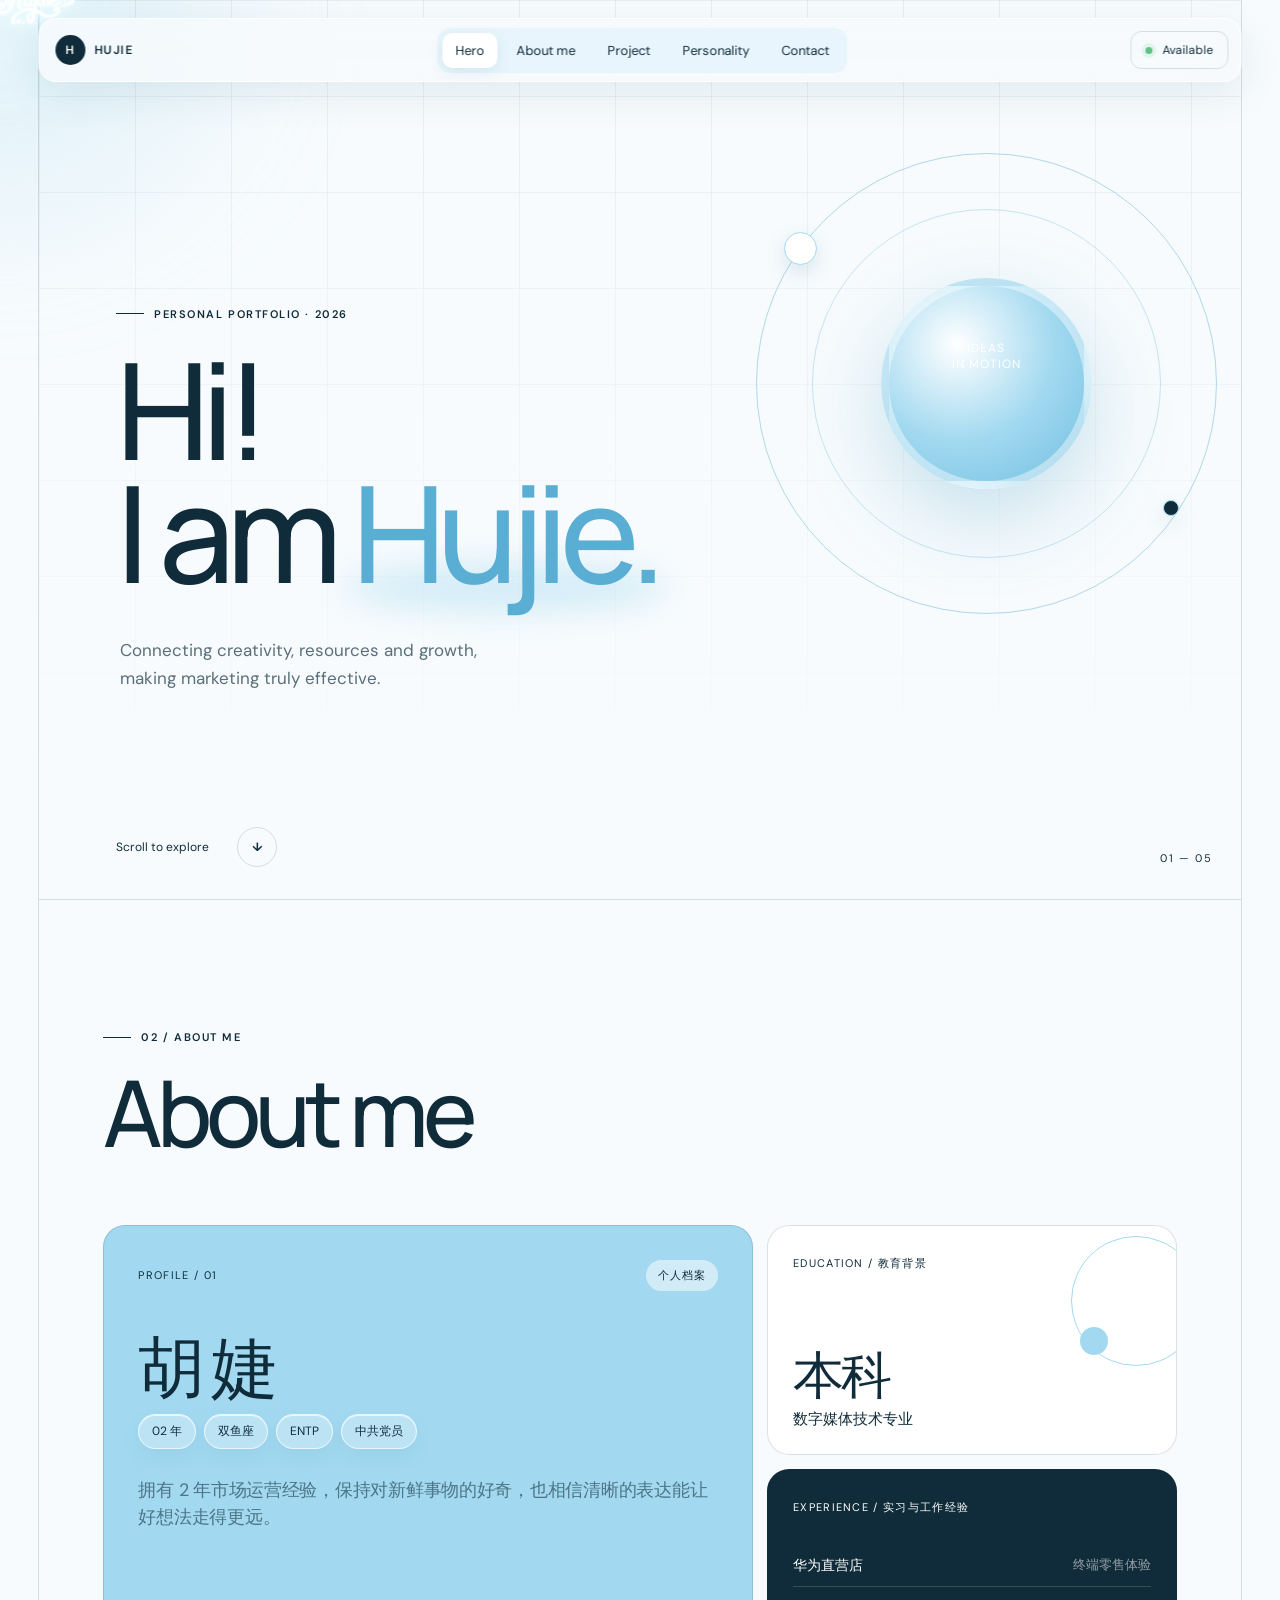
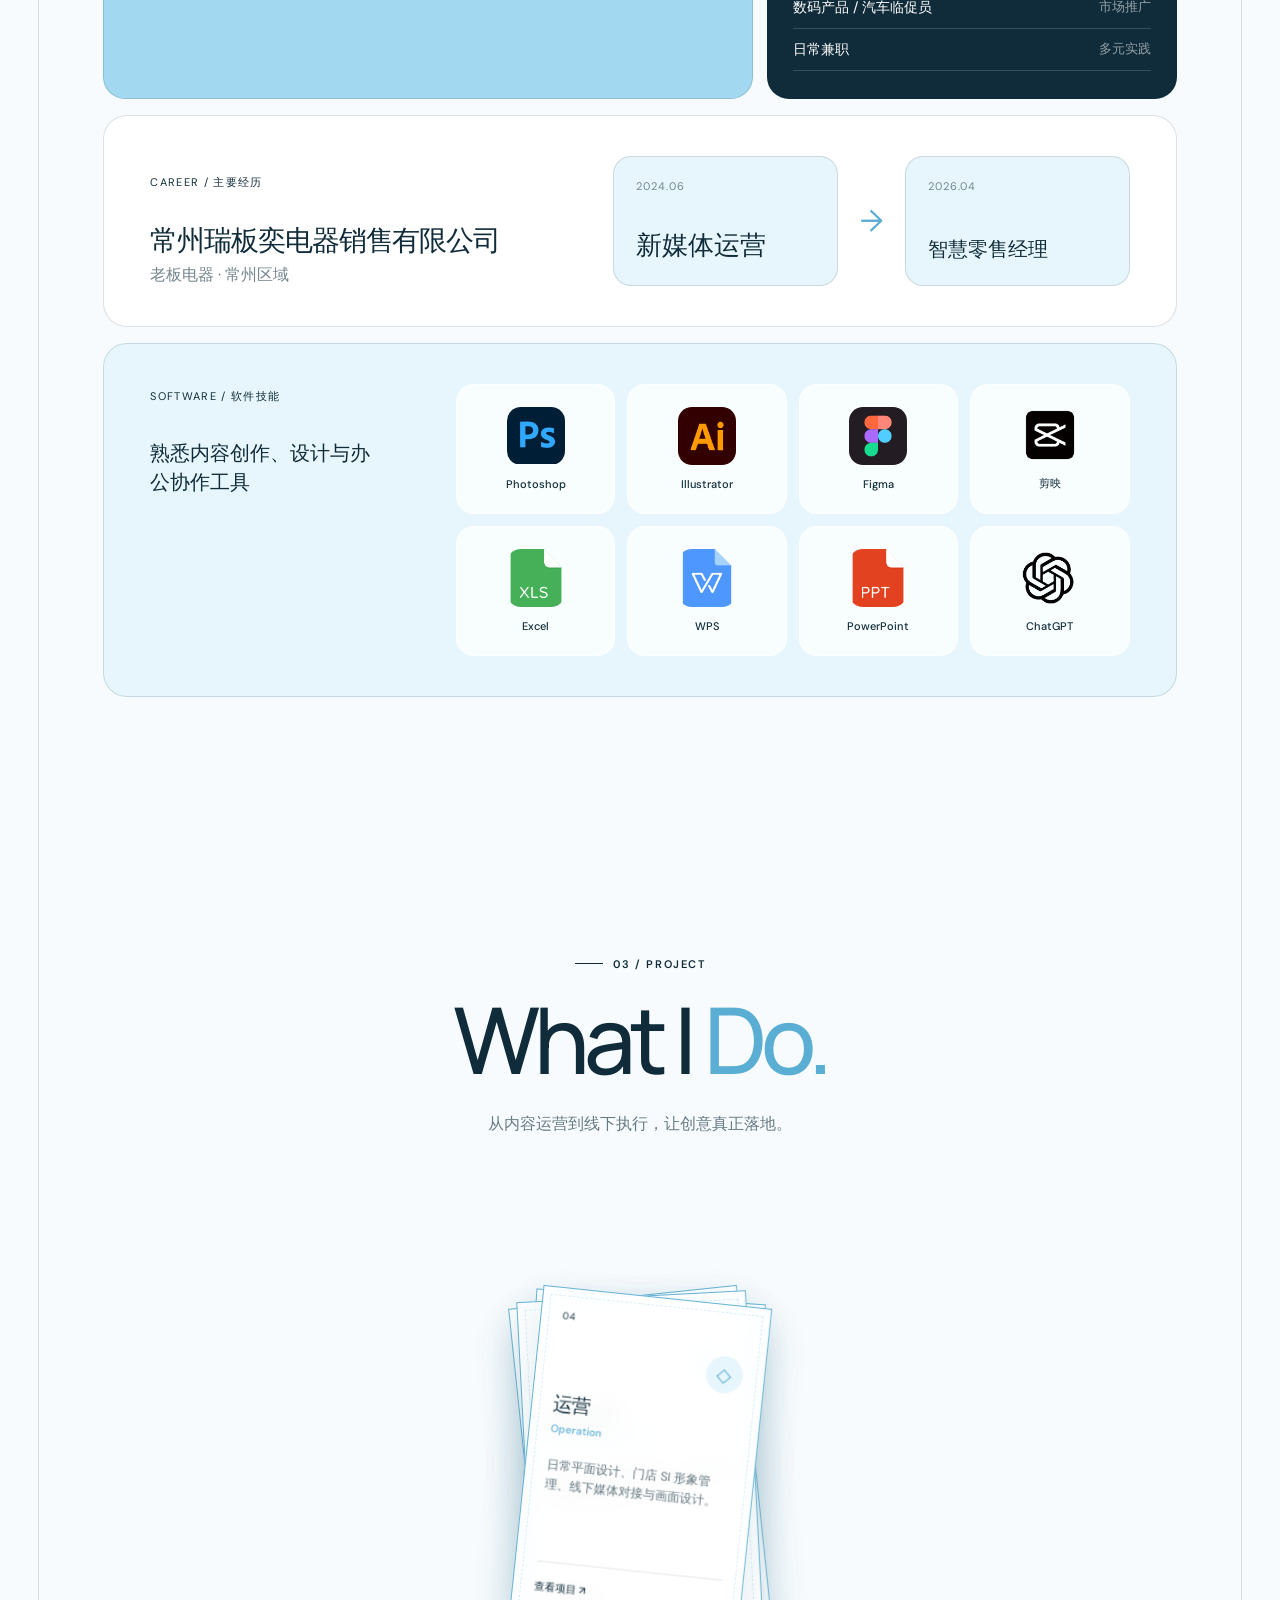
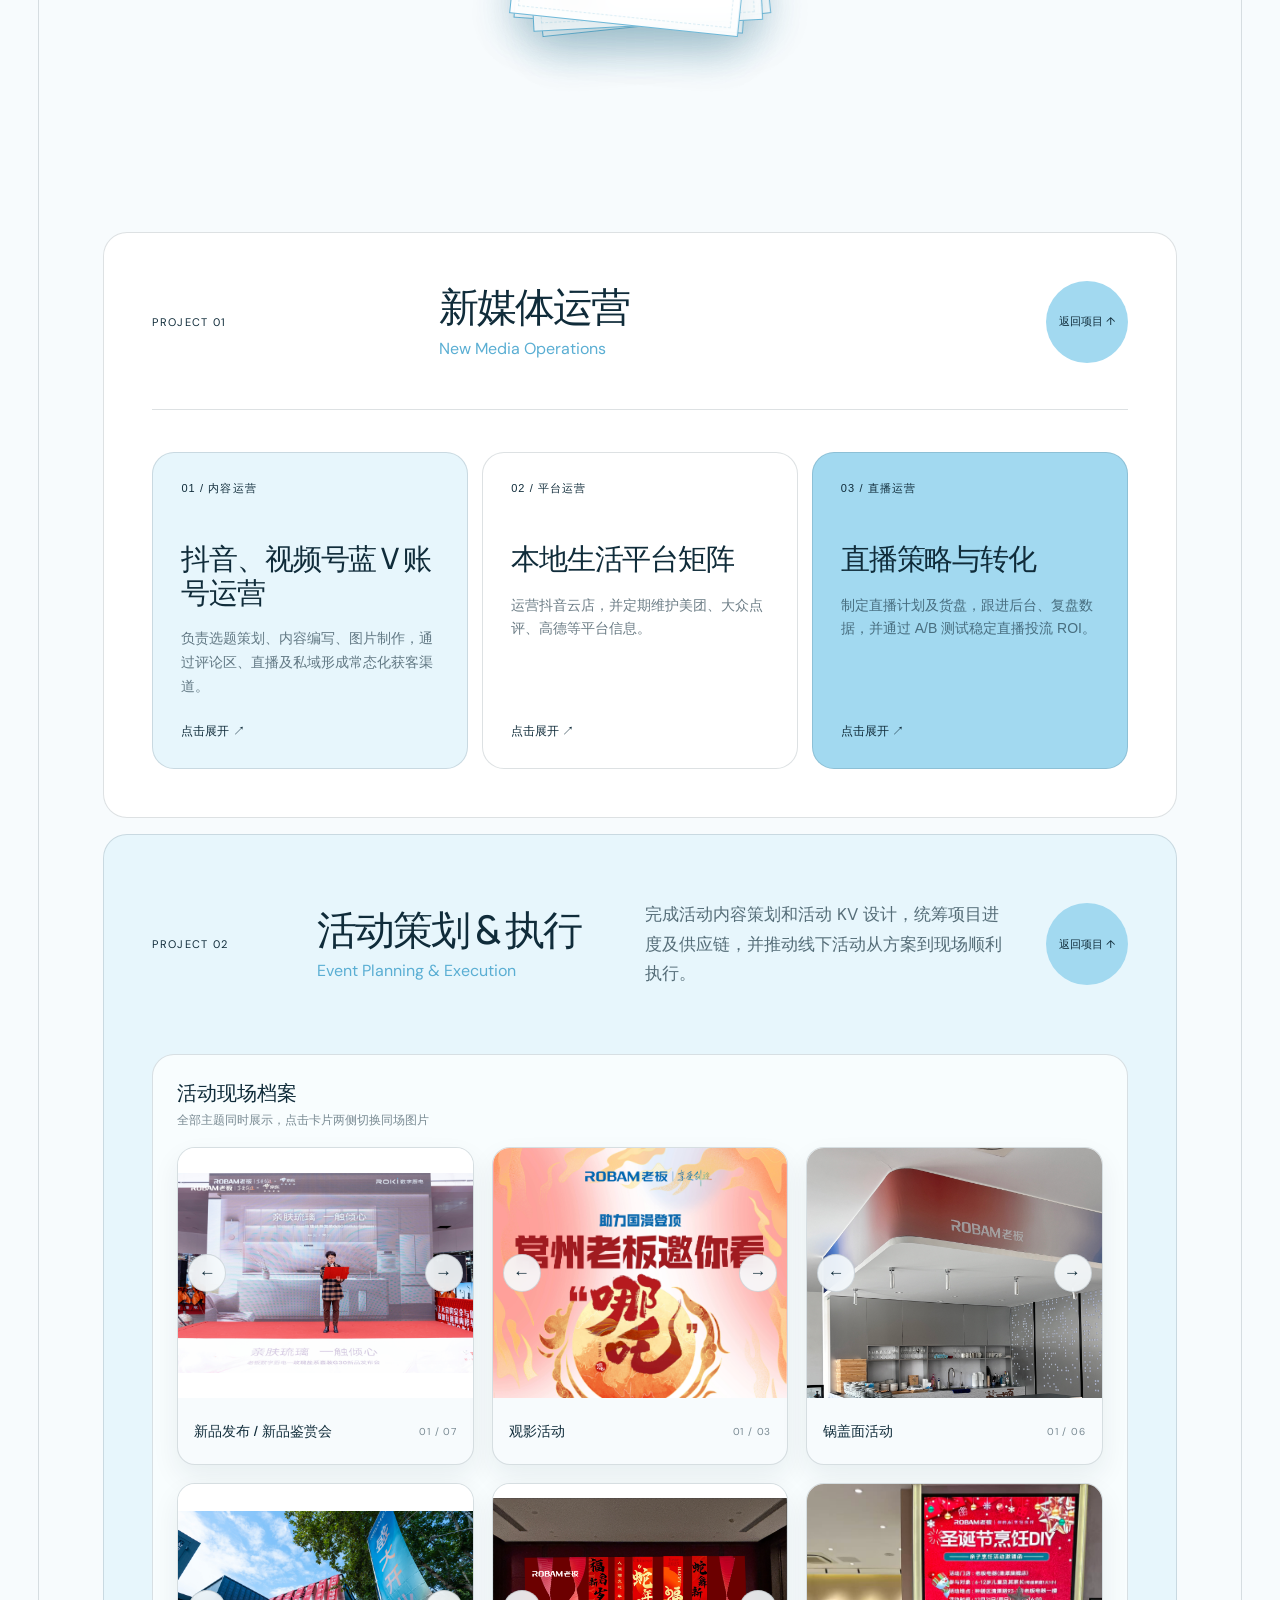
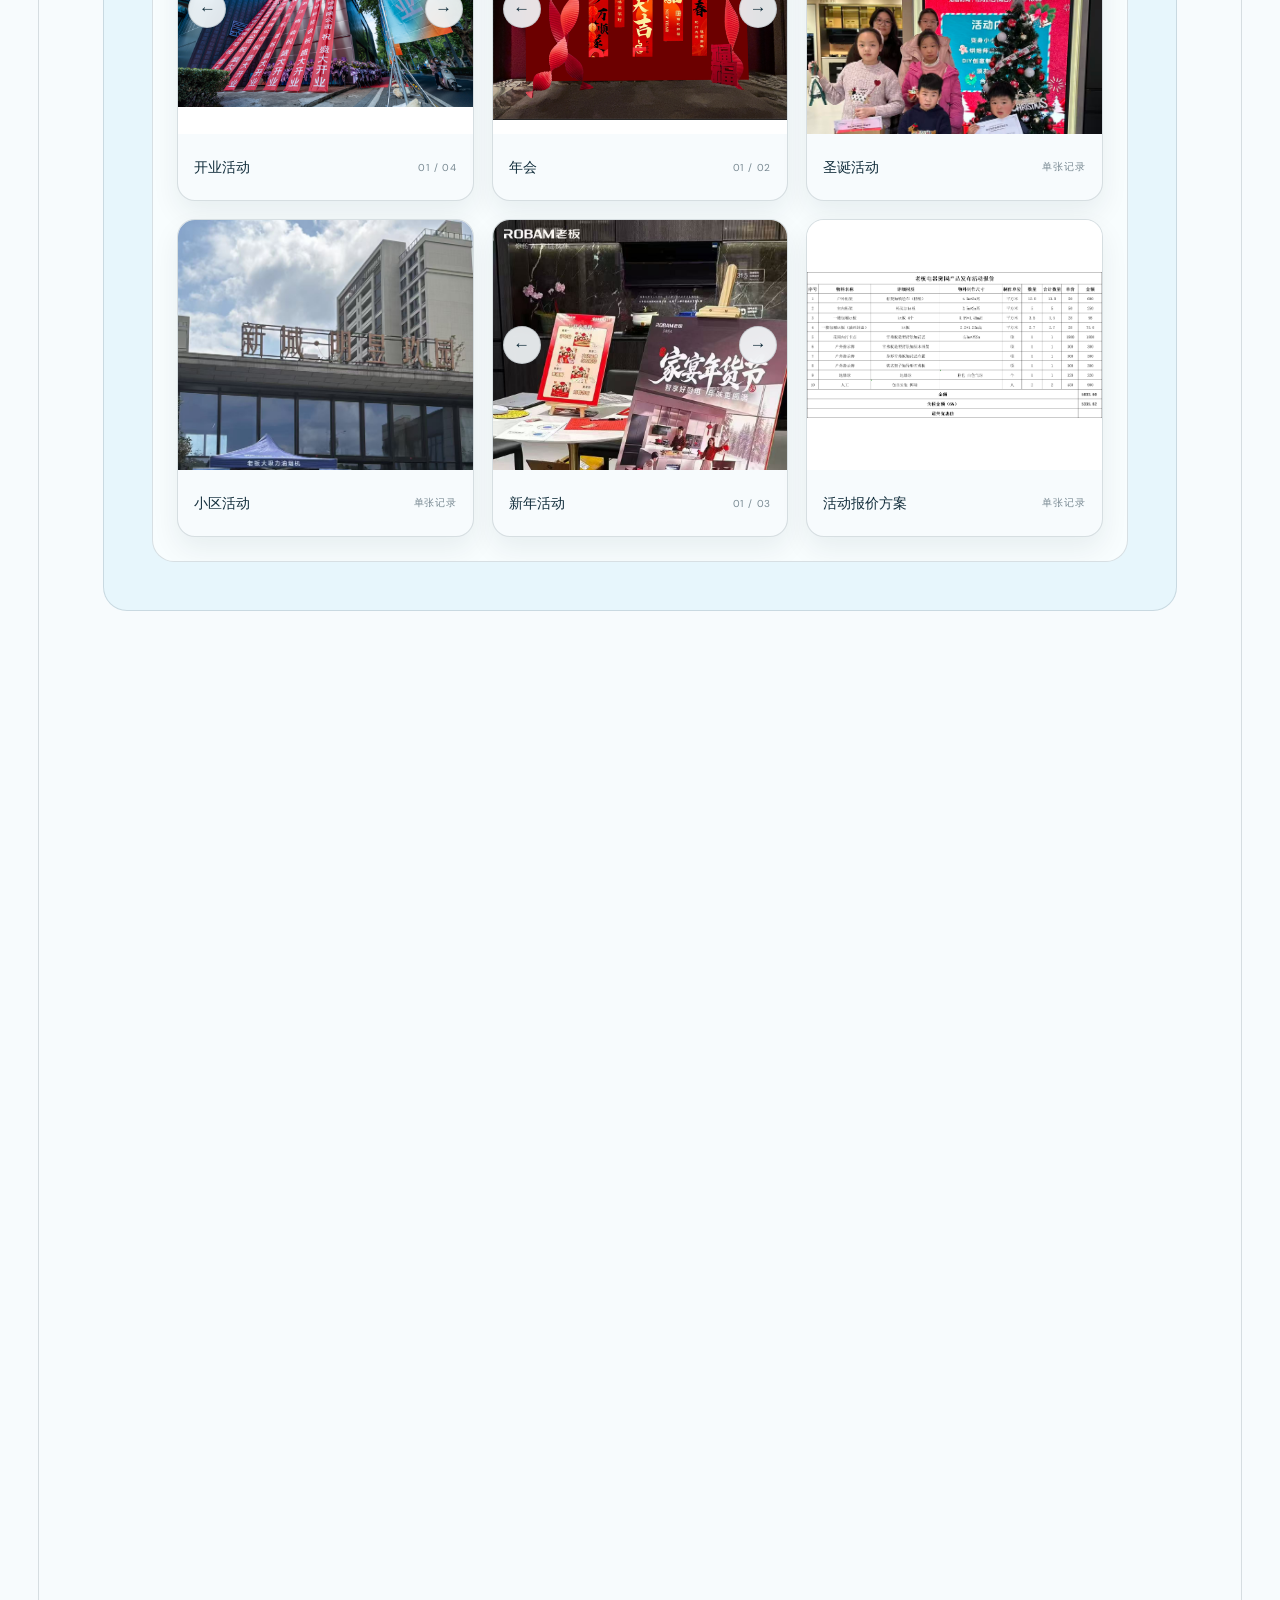
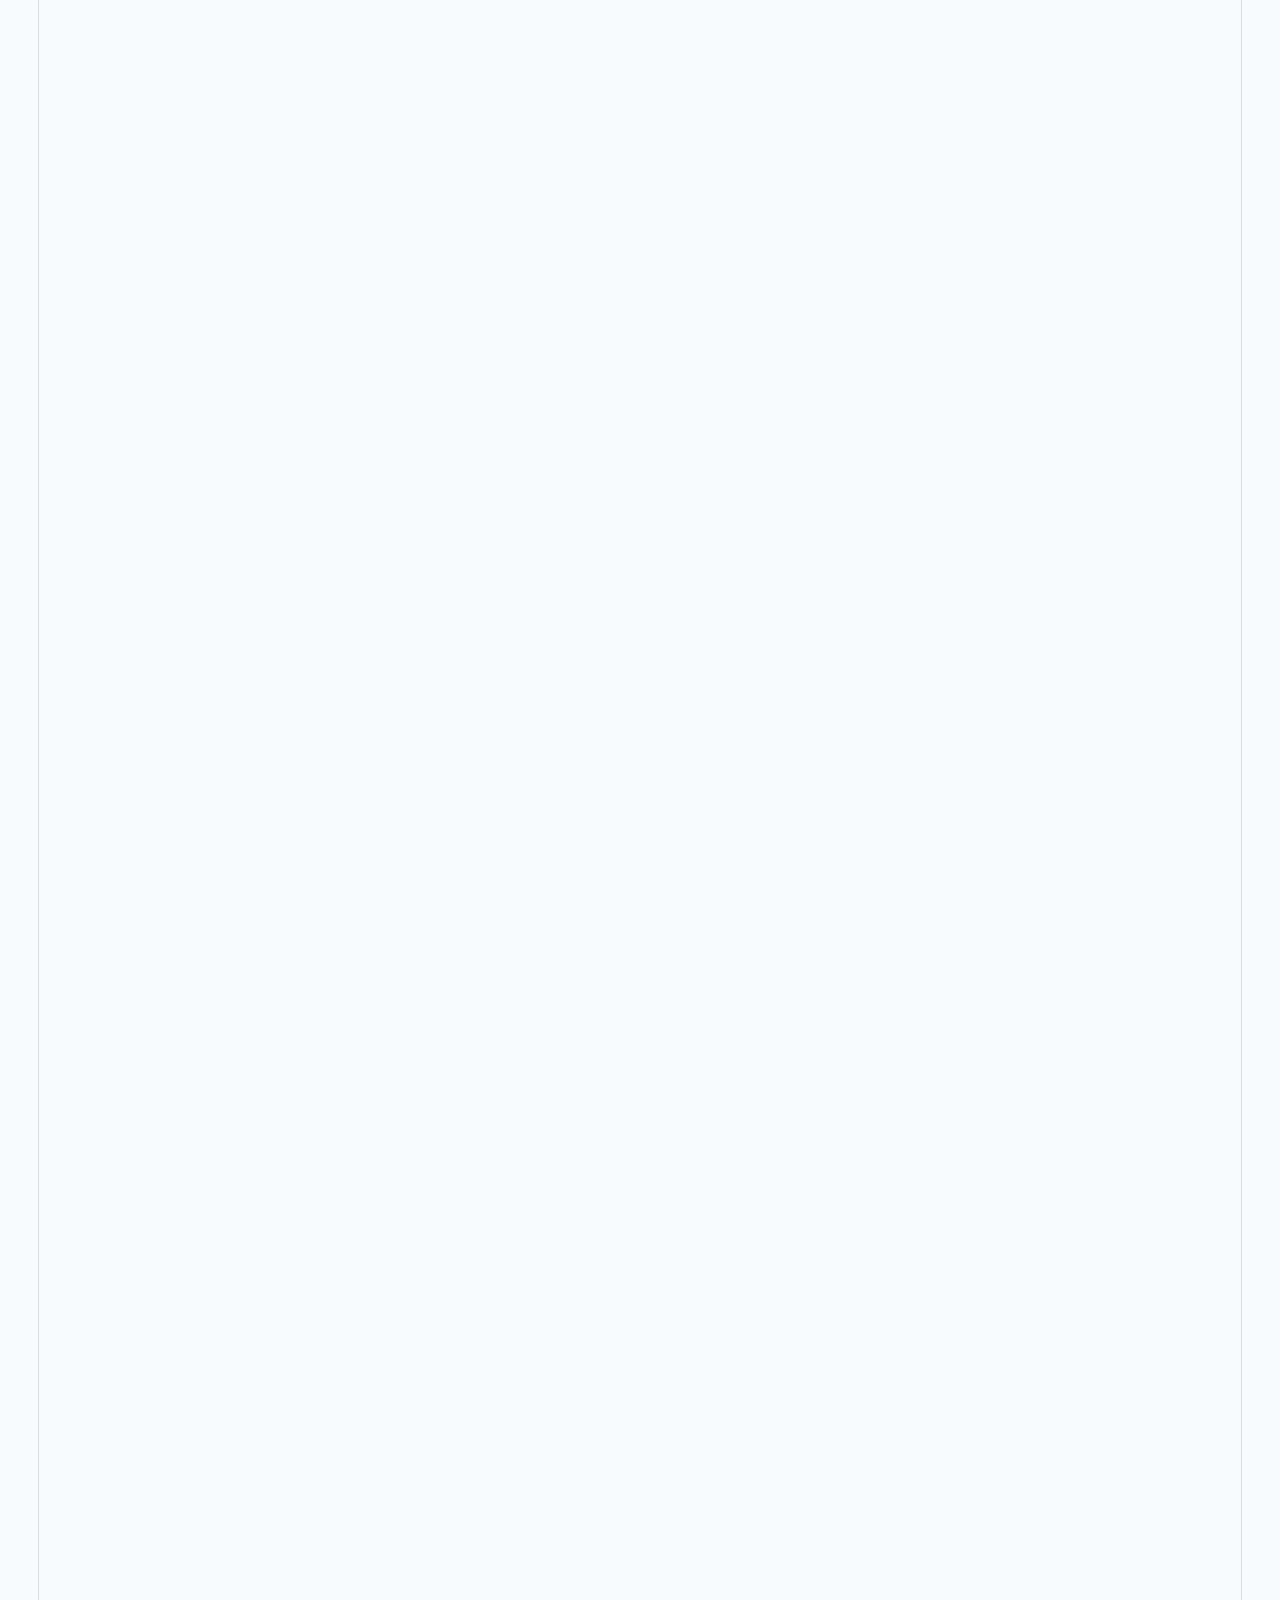
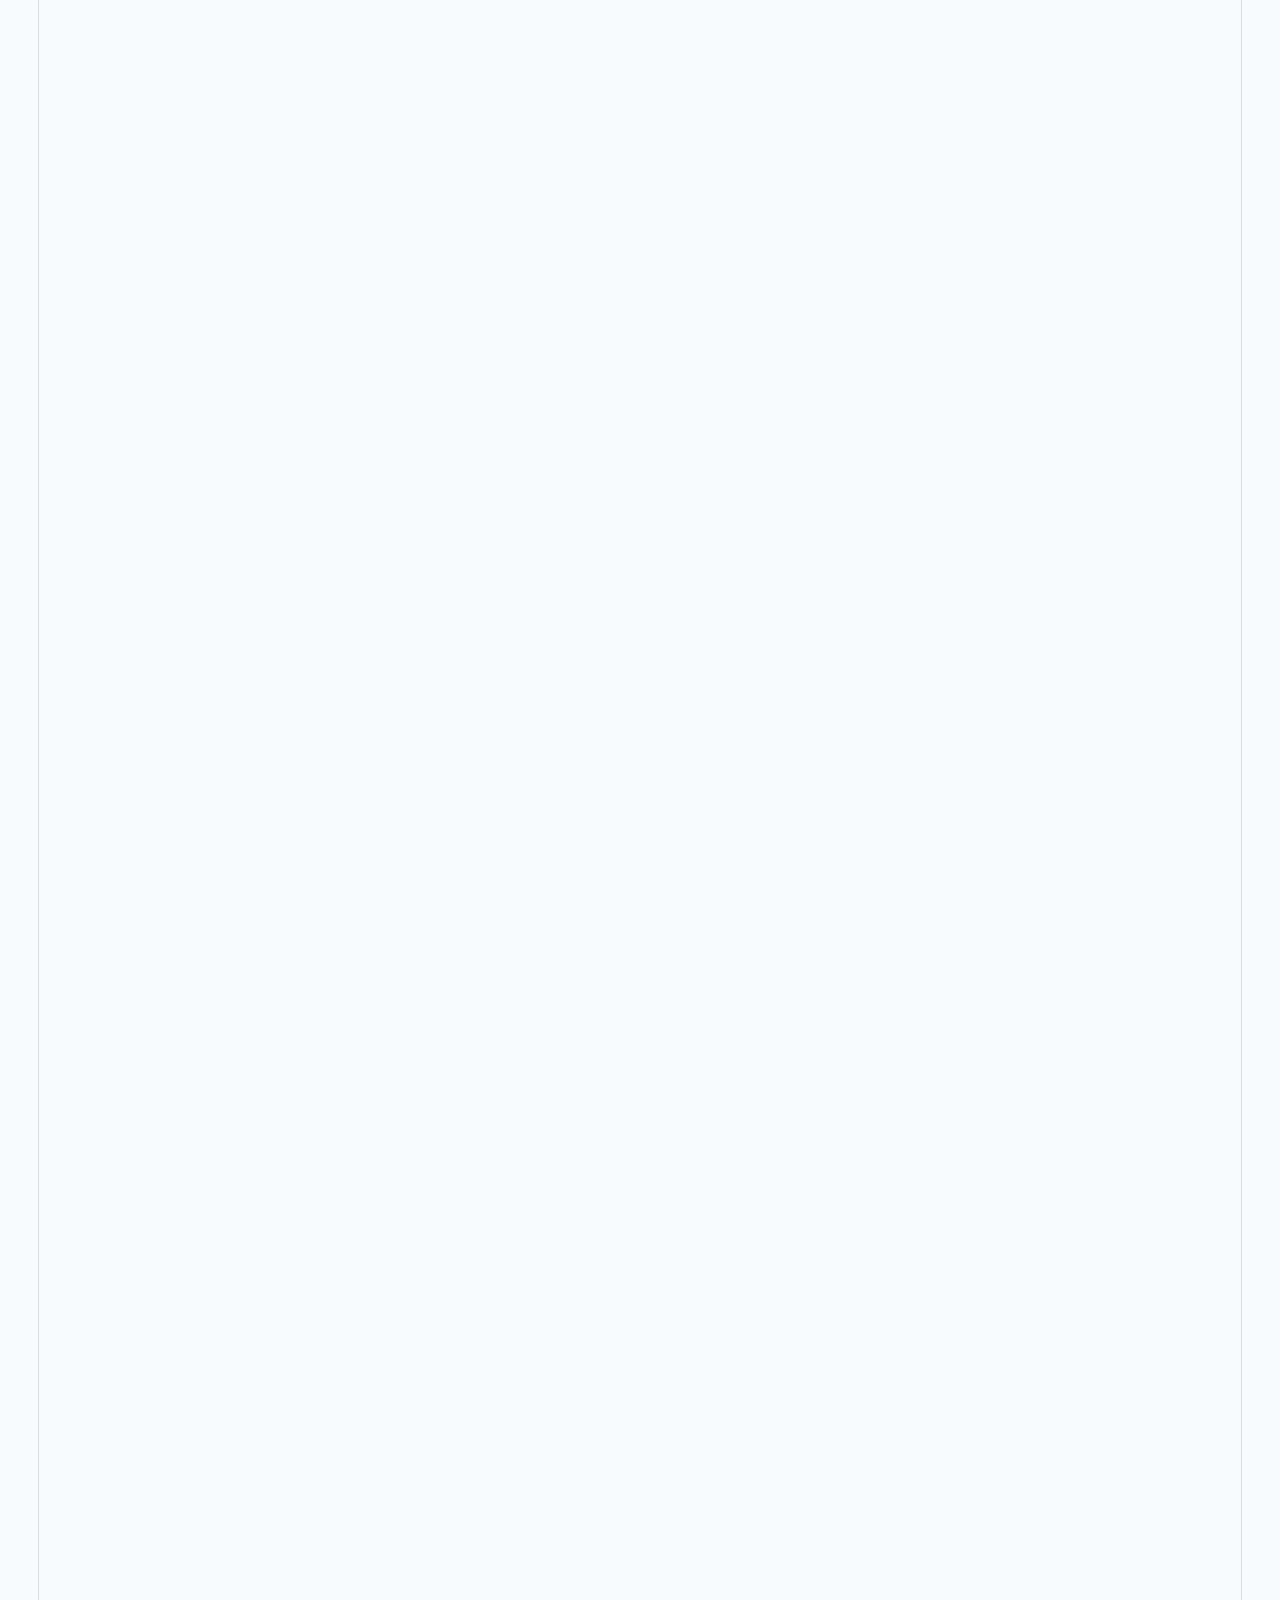
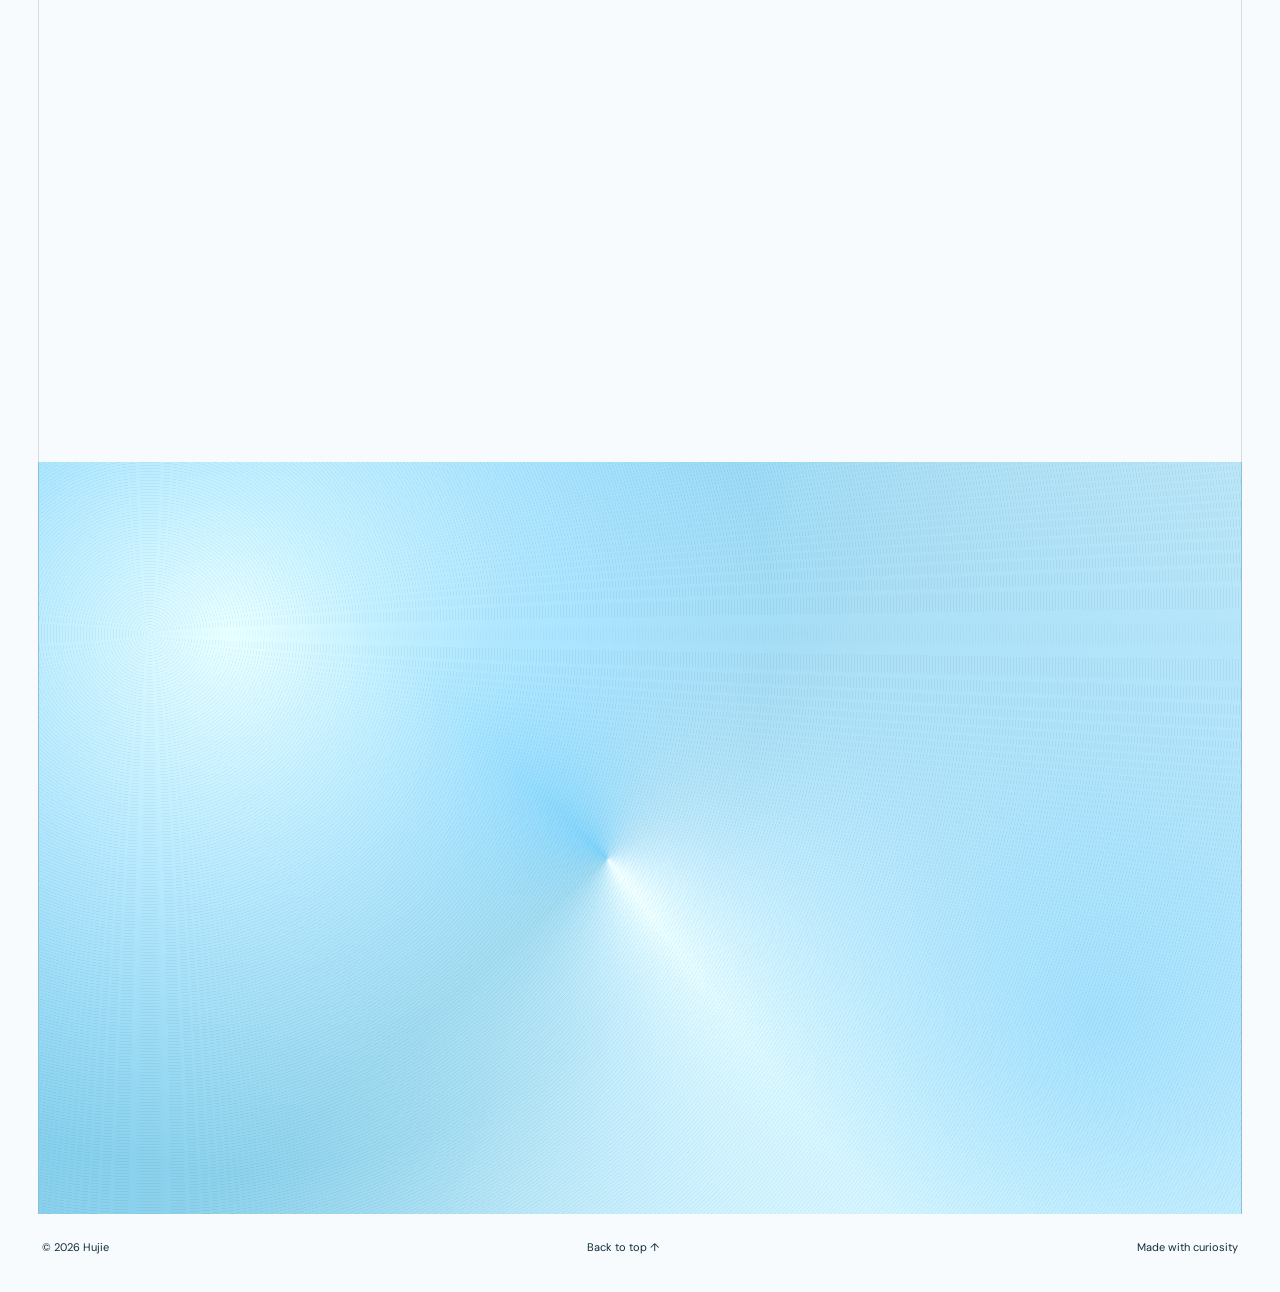
<file: index.html>
<!doctype html>
<html lang="en">
<head>
  <meta charset="UTF-8">
  <meta name="viewport" content="width=device-width, initial-scale=1.0">
  <meta name="description" content="Hujie's personal portfolio — ideas, selected projects and a little personality.">
  <title>Hujie — Personal Portfolio</title>
  <link rel="preconnect" href="https://fonts.googleapis.com">
  <link rel="preconnect" href="https://fonts.gstatic.com" crossorigin>
  <link href="https://fonts.googleapis.com/css2?family=Cormorant+Garamond:ital,wght@0,500;1,500&family=DM+Sans:wght@400;500;600&family=Manrope:wght@400;500;600&display=swap" rel="stylesheet">
  <link rel="stylesheet" href="styles.css">
</head>
<body>
  <div class="cursor-glow" aria-hidden="true"></div>
  <div class="logo-cursor" aria-hidden="true"></div>
  <div class="butterfly-layer" aria-hidden="true"></div>
  <header class="site-header">
    <a class="brand" href="#hero" aria-label="Hujie home">
      <span class="brand-mark">H</span>
      <span>HUJIE</span>
    </a>
    <button class="menu-toggle" aria-expanded="false" aria-controls="main-nav">Menu</button>
    <nav id="main-nav" aria-label="Main navigation">
      <a class="active" href="#hero">Hero</a>
      <a href="#about">About me</a>
      <a href="#project">Project</a>
      <a href="#personality">Personality</a>
      <a href="#contact">Contact</a>
    </nav>
    <a class="availability" href="#contact"><span></span> Available</a>
  </header>

  <main>
    <section class="hero section" id="hero">
      <div class="grid-lines" aria-hidden="true"></div>
      <div class="hero-copy reveal">
        <p class="eyebrow">Personal portfolio · 2026</p>
        <h1 class="split-heading" aria-label="Hi! I am Hujie.">Hi!<br>I am <em>Hujie.</em></h1>
        <p class="hero-note">Connecting creativity, resources and growth, making marketing truly effective.</p>
      </div>
      <div class="hero-orbit reveal" aria-hidden="true">
        <div class="orb orb-one"></div>
        <div class="orb orb-two"></div>
        <span class="orbit-label">Ideas<br>in motion</span>
      </div>
      <a class="scroll-cue" href="#about"><span>Scroll to explore</span><b>↓</b></a>
      <div class="hero-index">01 — 05</div>
    </section>

    <section class="about section" id="about">
      <div class="section-head reveal">
        <p class="eyebrow">02 / About me</p>
        <h2>About me</h2>
      </div>
      <div class="about-grid">
        <article class="about-card about-main reveal">
          <div class="profile-top">
            <span class="card-number">PROFILE / 01</span>
            <span class="profile-status">个人档案</span>
          </div>
          <h3 class="profile-name">胡婕</h3>
          <div class="profile-chips" aria-label="个人基本信息">
            <span>02 年</span>
            <span>双鱼座</span>
            <span>ENTP</span>
            <span>中共党员</span>
          </div>
          <p class="profile-summary">拥有 2 年市场运营经验，保持对新鲜事物的好奇，也相信清晰的表达能让好想法走得更远。</p>
        </article>
        <article class="about-card education-card reveal">
          <span class="mini-label">Education / 教育背景</span>
          <div class="education-content">
            <strong>本科</strong>
            <p>数字媒体技术专业</p>
          </div>
          <div class="mini-orbit"></div>
        </article>
        <article class="about-card experience-card reveal">
          <span class="mini-label">Experience / 实习与工作经验</span>
          <ul class="experience-list">
            <li><span>华为直营店</span><small>终端零售体验</small></li>
            <li><span>数码产品 / 汽车临促员</span><small>市场推广</small></li>
            <li><span>日常兼职</span><small>多元实践</small></li>
          </ul>
        </article>
      </div>
      <article class="career-card reveal">
        <div class="career-company">
          <span class="mini-label">Career / 主要经历</span>
          <h3>常州瑞板奕电器销售有限公司</h3>
          <p>老板电器 · 常州区域</p>
        </div>
        <div class="career-path">
          <div><small>2024.06</small><strong>新媒体运营</strong></div>
          <span class="career-arrow">→</span>
          <div><small>2026.04</small><strong class="career-single-line">智慧零售经理</strong></div>
        </div>
      </article>
      <article class="software-card reveal">
        <div class="software-heading">
          <span class="mini-label">Software / 软件技能</span>
          <p>熟悉内容创作、设计与办公协作工具</p>
        </div>
        <div class="software-grid">
          <div class="software-item"><img src="assets/software/photoshop.png" alt="Adobe Photoshop 图标"><b>Photoshop</b></div>
          <div class="software-item"><img src="assets/software/illustrator.png" alt="Adobe Illustrator 图标"><b>Illustrator</b></div>
          <div class="software-item"><img src="assets/software/figma.png" alt="Figma 图标"><b>Figma</b></div>
          <div class="software-item"><img src="assets/software/jianying.png" alt="剪映图标"><b>剪映</b></div>
          <div class="software-item"><img src="assets/software/excel.png" alt="Excel 图标"><b>Excel</b></div>
          <div class="software-item"><img src="assets/software/wps.png" alt="WPS 图标"><b>WPS</b></div>
          <div class="software-item"><img src="assets/software/powerpoint.png" alt="PowerPoint 图标"><b>PowerPoint</b></div>
          <div class="software-item"><img src="assets/software/chatgpt.png" alt="ChatGPT 图标"><b>ChatGPT</b></div>
        </div>
      </article>
    </section>

    <section class="projects section" id="project">
      <div class="section-head project-title reveal">
        <p class="eyebrow">03 / Project</p>
        <h2>What I <span>Do.</span></h2>
        <p class="section-intro">从内容运营到线下执行，让创意真正落地。</p>
      </div>
      <div class="project-notes-stage">
        <a class="project-note note-1" href="#project-new-media">
          <span class="note-index">01</span><div class="note-pin">✦</div>
          <h3>新媒体运营</h3><h4>New Media Operations</h4>
          <p>抖音、视频号、社群等平台的选题策划、拍摄剪辑与账号运营。</p><b>查看项目 ↗</b>
        </a>
        <a class="project-note note-2" href="#project-event">
          <span class="note-index">02</span><div class="note-pin">◎</div>
          <h3>活动策划 &amp; 执行</h3><h4>Event Planning &amp; Execution</h4>
          <p>活动内容策划、KV 设计、项目与供应链管理、线下活动执行。</p><b>查看项目 ↗</b>
        </a>
        <a class="project-note note-3" href="#project-kol">
          <span class="note-index">03</span><div class="note-pin">↗</div>
          <h3>达人合作</h3><h4>Creator Collaboration</h4>
          <p>开发达人、建联谈合作，统筹项目并保证合作质量。</p><b>查看项目 ↗</b>
        </a>
        <a class="project-note note-4" href="#project-operation">
          <span class="note-index">04</span><div class="note-pin">◇</div>
          <h3>运营</h3><h4>Operation</h4>
          <p>日常平面设计、门店 SI 形象管理、线下媒体对接与画面设计。</p><b>查看项目 ↗</b>
        </a>
      </div>

      <div class="project-detail-list">
        <article class="project-detail reveal" id="project-new-media">
          <div class="case-heading">
            <span class="detail-number">PROJECT 01</span>
            <div><h3>新媒体运营</h3><p class="detail-en">New Media Operations</p></div>
            <a href="#project">返回项目 ↑</a>
          </div>

          <div class="case-nav" aria-label="新媒体运营项目分类">
            <button class="case-nav-card" type="button" data-case="account-case">
              <span>01 / 内容运营</span>
              <h4>抖音、视频号蓝 V 账号运营</h4>
              <p>负责选题策划、内容编写、图片制作，通过评论区、直播及私域形成常态化获客渠道。</p>
              <b>点击展开 ↗</b>
            </button>
            <button class="case-nav-card" type="button" data-case="platform-case">
              <span>02 / 平台运营</span>
              <h4>本地生活平台矩阵</h4>
              <p>运营抖音云店，并定期维护美团、大众点评、高德等平台信息。</p>
              <b>点击展开 ↗</b>
            </button>
            <button class="case-nav-card" type="button" data-case="live-case">
              <span>03 / 直播运营</span>
              <h4>直播策略与转化</h4>
              <p>制定直播计划及货盘，跟进后台、复盘数据，并通过 A/B 测试稳定直播投流 ROI。</p>
              <b>点击展开 ↗</b>
            </button>
          </div>

          <section class="case-block case-panel account-case" id="account-case" aria-hidden="true">
            <button class="case-close" type="button" aria-label="关闭内容运营详情">关闭 ×</button>
            <div class="case-copy">
              <span class="case-index">01 / 内容运营</span>
              <h4><mark>抖音、视频号蓝 V 账号</mark>运营</h4>
              <p>负责<mark>选题策划、内容编写、图片制作</mark>，紧跟热点并采用痛点式内容策略。通过评论区、直播及私域引流，使其成为常态化获客渠道。</p>
              <div class="case-stats"><div><strong>200+</strong><span>视频产出</span></div><div><strong>300+</strong><span>累计获客</span></div></div>
            </div>
            <div class="account-gallery">
              <figure><img src="assets/projects/new-media/01-douyin-home.png" alt="老板电器常州区域抖音蓝V账号主页"><figcaption>抖音蓝 V 账号主页</figcaption></figure>
              <figure><img src="assets/projects/new-media/02-wechat-video-home.png" alt="老板电器常州营销中心视频号主页"><figcaption>视频号官方主页</figcaption></figure>
              <figure><img src="assets/projects/new-media/03-content-plan-list.png" alt="视频内容日历排期与选题列表"><figcaption>内容选题与发布排期</figcaption></figure>
              <figure><img src="assets/projects/new-media/04-content-calendar.png" alt="月度内容选题日历"><figcaption>月度内容策划日历</figcaption></figure>
            </div>
          </section>

          <section class="case-block case-panel platform-case" id="platform-case" aria-hidden="true">
            <button class="case-close" type="button" aria-label="关闭平台运营详情">关闭 ×</button>
            <div class="case-copy">
              <span class="case-index">02 / 平台运营</span>
              <h4>本地生活平台矩阵</h4>
              <p>主要运营常州区域<mark>抖音云店</mark>，负责详情页和商品卡等内容运营，维持行政区内家居建材榜排名；定期更新<mark>美团、大众点评、高德</mark>等平台信息。</p>
            </div>
            <div class="platform-grid">
              <article class="platform-pair"><div class="store-shot"><img src="assets/projects/new-media/05-douyin-store.png" alt="常州区域抖音云店页面"></div><div class="platform-badge"><img src="assets/projects/new-media/06-douyin-logo.png" alt="抖音平台图标"><b>抖音云店</b><span>商品卡与详情页运营</span></div></article>
              <article class="platform-pair"><div class="store-shot"><img src="assets/projects/new-media/07-meituan-store.png" alt="老板电器常州区域美团门店页面"></div><div class="platform-badge"><img src="assets/projects/new-media/08-meituan-logo.png" alt="美团平台图标"><b>美团</b><span>门店团购信息维护</span></div></article>
              <article class="platform-pair"><div class="store-shot"><img src="assets/projects/new-media/09-dianping-store.png" alt="老板电器常州区域大众点评门店页面"></div><div class="platform-badge"><img src="assets/projects/new-media/10-dianping-logo.png" alt="大众点评平台图标"><b>大众点评</b><span>门店与评价内容维护</span></div></article>
              <!--<article class="platform-pair"><div class="store-shot placeholder-shot"><span>店铺图片<br>待补充</span></div><div class="platform-badge"><img src="assets/projects/new-media/11-amap-logo.png" alt="高德地图平台图标"><b>高德地图</b><span>网点信息定期更新</span></div></article>-->
              <article class="platform-pair"><div class="store-shot placeholder-shot"><img src="assets/projects/new-media/08-gaode-store.png" alt="老板电器常州区域高德门店页面"></div><div class="platform-badge"><img src="assets/projects/new-media/11-amap-logo.png" alt="高德地图平台图标"><b>高德地图</b><span>网点信息定期更新</span></div></article>
            </div>
          </section>

          <section class="case-block case-panel live-case" id="live-case" aria-hidden="true">
            <button class="case-close" type="button" aria-label="关闭直播运营详情">关闭 ×</button>
            <div class="case-copy">
              <span class="case-index">03 / 直播运营</span>
              <h4>直播策略与转化</h4>
              <p>负责抖音平台<mark>直播运营</mark>，制定直播计划及货盘，协助主播开播、完善直播效果，跟进后台并复盘数据，获取转化客资。参与本地推全域推广，通过 A/B 测试优化素材，稳定直播投流 ROI。</p>
            </div>
            <div class="live-carousel" tabindex="0" aria-label="直播贴片案例轮播">
              <div class="live-track">
                <figure><img src="assets/projects/new-media/12-live-spring.png" alt="开春焕新家直播贴片"><figcaption>开春焕新家</figcaption></figure>
                <figure><img src="assets/projects/new-media/13-live-banquet.png" alt="老板家宴直播贴片"><figcaption>老板家宴</figcaption></figure>
                <figure><img src="assets/projects/new-media/14-live-community.png" alt="小区专场直播贴片"><figcaption>小区专场</figcaption></figure>
                <figure><img src="assets/projects/new-media/15-live-double11.png" alt="双十一直播贴片"><figcaption>双十一抢先购</figcaption></figure>
                <figure><img src="assets/projects/new-media/16-live-carnival.png" alt="疯狂星期四直播贴片"><figcaption>疯狂星期四</figcaption></figure>
              </div>
            </div>
          </section>
        </article>
        <article class="project-detail reveal" id="project-event">
          <span class="detail-number">PROJECT 02</span>
          <div><h3>活动策划 &amp; 执行</h3><p class="detail-en">Event Planning &amp; Execution</p></div>
          <p>完成活动内容策划和活动 KV 设计，统筹项目进度及供应链，并推动线下活动从方案到现场顺利执行。</p>
          <a href="#project">返回项目 ↑</a>
          <section class="event-showcase" aria-label="活动案例轮播">
            <div class="event-toolbar">
              <p><b>活动现场档案</b><span>全部主题同时展示，点击卡片两侧切换同场图片</span></p>
            </div>
            <div class="event-viewport">
              <div class="event-theme-grid"></div>
            </div>
          </section>
        </article>
        <article class="project-detail reveal" id="project-kol">
          <span class="detail-number">PROJECT 03</span>
          <div><h3>达人合作</h3><p class="detail-en">Creator Collaboration</p></div>
          <p>开发匹配品牌需求的达人资源，完成建联、沟通与合作谈判，并统筹执行过程，保证内容与合作质量。</p>
          <a href="#project">返回项目 ↑</a>
          <div class="creator-gallery" aria-label="达人合作案例图片">
            <figure><img src="assets/creators/creator-01.png" alt="达人合作案例 1" loading="lazy"></figure>
            <figure><img src="assets/creators/creator-02.png" alt="达人合作案例 2" loading="lazy"></figure>
            <figure><img src="assets/creators/creator-03.png" alt="达人合作案例 3" loading="lazy"></figure>
            <figure><img src="assets/creators/creator-04.png" alt="达人合作案例 4" loading="lazy"></figure>
            <figure><img src="assets/creators/creator-05.png" alt="达人合作案例 5" loading="lazy"></figure>
            <figure><img src="assets/creators/creator-06.png" alt="达人合作案例 6" loading="lazy"></figure>
            <figure><img src="assets/creators/creator-07.png" alt="达人合作案例 7" loading="lazy"></figure>
            <figure><img src="assets/creators/creator-08.png" alt="达人合作案例 8" loading="lazy"></figure>
            <figure><img src="assets/creators/creator-09.png" alt="达人合作案例 9" loading="lazy"></figure>
            <figure><img src="assets/creators/creator-10.png" alt="达人合作案例 10" loading="lazy"></figure>
          </div>
        </article>
        <article class="project-detail reveal" id="project-operation">
          <span class="detail-number">PROJECT 04</span>
          <div><h3>运营</h3><p class="detail-en">Operation</p></div>
          <p>完成日常平面视觉设计，管理门店 SI 形象统一，并负责线下媒体对接、物料适配及广告画面设计。</p>
          <a href="#project">返回项目 ↑</a>
          <section class="design-board" aria-label="平面设计作品画板">
            <div class="board-copy">
              <span>SELECTED VISUAL WORKS</span>
              <h4>把灵感落到画面里</h4>
              <p>产品介绍、活动宣传、线下广告、邀请卡与异业合作等设计作品。</p>
            </div>
            <div class="board-canvas" aria-hidden="true">
              <span class="board-grain"></span>
              <span class="paint-brush"><i></i></span>
            </div>
            <div class="design-collage"></div>
          </section>
        </article>
      </div>
    </section>

    <section class="personality section" id="personality">
      <div class="section-head reveal">
        <p class="eyebrow">04 / Personality</p>
        <h2>Life beyond<br><span>work.</span></h2>
      </div>
      <div class="subsection-title reveal"><span>01</span><h3>个人爱好 · Hobbies</h3></div>
      <div class="hobby-carousel reveal">
        <div class="hobby-track">
          <article class="hobby-card" data-hobby="photography"><span>01 / Photography</span><div class="hobby-media"><img src="assets/hobbies/photography-01.jpg" alt="胡婕的摄影作品"></div><h3>Photography</h3><p>喜欢记录城市、人和旅行中的瞬间。我相信好的营销，同样来源于对生活细节的观察。</p></article>
          <article class="hobby-card" data-hobby="handmade"><span>02 / Handmade</span><div class="hobby-media"><img src="assets/hobbies/handmade-01.jpg" alt="胡婕的手工作品"></div><h3>Handmade</h3><p>喜欢自己制作小物件，让我保持耐心，也培养了解决问题的能力。</p></article>
          <article class="hobby-card"><span>03 / Badminton</span><div class="hobby-symbol">⌁</div><h3>Badminton</h3><p>保持运动习惯，让我学会团队协作，也保持良好的精力。</p></article>
          <article class="hobby-card" data-hobby="travel"><span>04 / Travel</span><div class="hobby-media"><img src="assets/hobbies/travel-01.jpg" alt="胡婕的旅行记录"></div><h3>Travel</h3><p>喜欢体验不同城市，观察品牌、门店、商业空间和人与人的互动。</p></article>
          <article class="hobby-card" data-hobby="photography" aria-hidden="true"><span>01 / Photography</span><div class="hobby-media"><img src="assets/hobbies/photography-01.jpg" alt=""></div><h3>Photography</h3><p>喜欢记录城市、人和旅行中的瞬间。我相信好的营销，同样来源于对生活细节的观察。</p></article>
          <article class="hobby-card" data-hobby="handmade" aria-hidden="true"><span>02 / Handmade</span><div class="hobby-media"><img src="assets/hobbies/handmade-01.jpg" alt=""></div><h3>Handmade</h3><p>喜欢自己制作小物件，让我保持耐心，也培养了解决问题的能力。</p></article>
          <article class="hobby-card" aria-hidden="true"><span>03 / Badminton</span><div class="hobby-symbol">⌁</div><h3>Badminton</h3><p>保持运动习惯，让我学会团队协作，也保持良好的精力。</p></article>
          <article class="hobby-card" data-hobby="travel" aria-hidden="true"><span>04 / Travel</span><div class="hobby-media"><img src="assets/hobbies/travel-01.jpg" alt=""></div><h3>Travel</h3><p>喜欢体验不同城市，观察品牌、门店、商业空间和人与人的互动。</p></article>
        </div>
      </div>
      <div class="subsection-title philosophy-heading reveal"><span>02</span><h3>个人理念 · Philosophy</h3></div>
      <div class="trait-grid">
        <article class="trait-card reveal"><span>01</span><div class="trait-icon">✦</div><h3>Curious</h3><p>持续学习</p></article>
        <article class="trait-card blue reveal"><span>02</span><div class="trait-icon">◎</div><h3>Collaboration</h3><p>善于沟通</p></article>
        <article class="trait-card reveal"><span>03</span><div class="trait-icon">↗</div><h3>Growth</h3><p>结果导向</p></article>
      </div>
    </section>

    <section class="contact section" id="contact">
      <div class="grainient-bg" aria-hidden="true"></div>
      <div class="contact-card reveal">
        <p class="eyebrow">05 / Contact</p>
        <h2 class="artistic-heading">Have an idea?<br><span>Let’s make it real.</span></h2>
        <div class="contact-footer">
          <!--<a class="resume-button" href="resume.html" download="胡婕-个人简历.html">下载个人简历 <span>↓</span></a>-->
           <a class="resume-button" href="assets/hujie.pdf" download="胡婕-个人简历.pdf">下载个人简历 <span>↓</span></a>
          <div class="contact-details">
            <a href="tel:15295152680"><small>电话</small>15295152680</a>
            <a href="mailto:15295152680@163.com"><small>邮箱</small>15295152680@163.com</a>
          </div>
        </div>
      </div>
    </section>
  </main>

  <footer><span>© 2026 Hujie</span><a href="#hero">Back to top ↑</a><span>Made with curiosity</span></footer>
  <script src="script.js"></script>
</body>
</html>
</file>
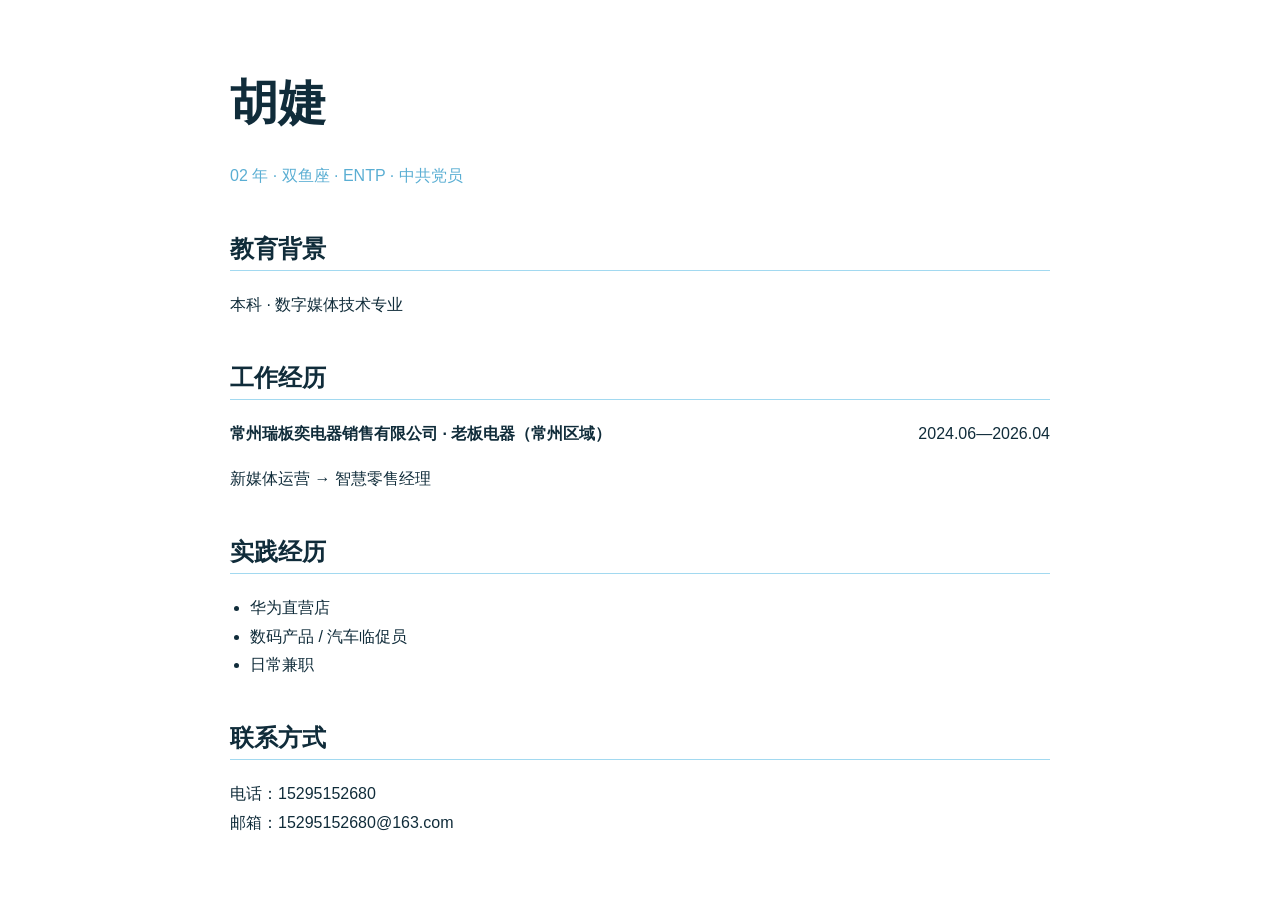
<file: resume.html>
<!doctype html>
<html lang="zh-CN">
<head><meta charset="UTF-8"><meta name="viewport" content="width=device-width,initial-scale=1"><title>胡婕 · 个人简历</title>
<style>body{max-width:820px;margin:60px auto;padding:0 30px;font:16px/1.8 Arial;color:#102c3a}h1{font-size:48px;margin-bottom:0}h2{margin-top:36px;border-bottom:1px solid #a2d9f0}.meta{color:#5aaed3}.job{display:flex;justify-content:space-between;gap:20px}ul{padding-left:20px}@media print{body{margin:20px auto}}</style></head>
<body><h1>胡婕</h1><p class="meta">02 年 · 双鱼座 · ENTP · 中共党员</p>
<h2>教育背景</h2><p>本科 · 数字媒体技术专业</p>
<h2>工作经历</h2><div class="job"><strong>常州瑞板奕电器销售有限公司 · 老板电器（常州区域）</strong><span>2024.06—2026.04</span></div><p>新媒体运营 → 智慧零售经理</p>
<h2>实践经历</h2><ul><li>华为直营店</li><li>数码产品 / 汽车临促员</li><li>日常兼职</li></ul>
<h2>联系方式</h2><p>电话：15295152680<br>邮箱：15295152680@163.com</p></body></html>
</file>
<file: styles.css>
:root {
  --blue: #a2d9f0;
  --blue-deep: #5aaed3;
  --blue-soft: #e7f6fc;
  --ink: #102c3a;
  --paper: #f7fbfd;
  --line: rgba(16, 44, 58, .14);
}
* { box-sizing: border-box; }
html { scroll-behavior: smooth; }
body {
  margin: 0;
  color: var(--ink);
  background: var(--paper);
  font-family: "DM Sans", sans-serif;
  overflow-x: hidden;
}
.logo-cursor, .butterfly-layer { display:none; }
@media (hover:hover) and (pointer:fine) {
  body, a, button { cursor:none !important; }
  .logo-cursor { display:block; position:fixed; z-index:1000; left:0; top:0; width:84px; height:48px; overflow:hidden; pointer-events:none; background-image:url("assets/brand/personal-logo.png"); background-repeat:no-repeat; background-size:128px 85px; background-position:50% 48%; mix-blend-mode:screen; filter:drop-shadow(0 0 1px #fff) drop-shadow(0 2px 3px #45b9ec) drop-shadow(0 0 8px rgba(76,197,255,.7)); transform:translate(-10px,-24px); }
  .butterfly-layer { display:block; position:fixed; z-index:999; inset:0; pointer-events:none; overflow:hidden; }
  .butterfly { position:absolute; left:0; top:0; width:18px;height:14px;animation:butterfly-fade 1.15s ease-out forwards;filter:drop-shadow(0 2px 5px rgba(42,158,207,.35)); }
  .butterfly::before,.butterfly::after { content:"";position:absolute;top:2px;width:10px;height:12px;background:linear-gradient(145deg,rgba(255,255,255,.96),rgba(126,215,249,.82) 55%,rgba(70,166,215,.38));border:1px solid rgba(255,255,255,.78); }
  .butterfly::before { right:50%;border-radius:85% 20% 72% 32%;transform-origin:right center;animation:wing-left .24s ease-in-out infinite alternate; }
  .butterfly::after { left:50%;border-radius:20% 85% 32% 72%;transform-origin:left center;animation:wing-right .24s ease-in-out infinite alternate; }
}
a { color: inherit; text-decoration: none; }
.site-header {
  position: fixed; z-index: 20; top: 18px; left: 50%; transform: translateX(-50%);
  width: min(94%, 1260px); height: 64px; padding: 0 12px 0 16px;
  display: grid; grid-template-columns: 1fr auto 1fr; align-items: center;
  background: rgba(247,251,253,.8); border: 1px solid rgba(255,255,255,.85);
  box-shadow: 0 12px 40px rgba(37,96,121,.1); backdrop-filter: blur(18px);
  border-radius: 18px;
}
.brand { display: flex; align-items: center; gap: 9px; font-size: 12px; font-weight: 600; letter-spacing: .12em; }
.brand-mark { display: grid; place-items: center; width: 30px; height: 30px; color: white; background: var(--ink); border-radius: 50%; }
nav { display: flex; gap: 6px; padding: 5px; border-radius: 13px; background: rgba(162,217,240,.18); }
nav a { padding: 9px 13px; border-radius: 10px; font-size: 13px; transition: .25s; }
nav a:hover, nav a.active { background: white; box-shadow: 0 4px 14px rgba(56,121,149,.12); }
.availability { justify-self: end; padding: 10px 14px; font-size: 12px; border: 1px solid var(--line); border-radius: 11px; }
.availability span { display: inline-block; width: 7px; height: 7px; margin-right: 7px; border-radius: 50%; background: #5ec486; box-shadow: 0 0 0 4px rgba(94,196,134,.13); }
.menu-toggle { display: none; }
.section { width: min(94%, 1260px); margin: 0 auto; border-left: 1px solid var(--line); border-right: 1px solid var(--line); }
.hero { position: relative; min-height: 100vh; padding: 160px 6vw 60px; display: flex; align-items: center; overflow: hidden; border-bottom: 1px solid var(--line); }
.grid-lines { position: absolute; inset: 0; background-image: linear-gradient(var(--line) 1px, transparent 1px), linear-gradient(90deg, var(--line) 1px, transparent 1px); background-size: 96px 96px; opacity: .45; mask-image: linear-gradient(to bottom, black, transparent 90%); }
.hero-copy { position: relative; z-index: 2; width: 68%; }
.eyebrow { display: flex; align-items: center; gap: 10px; margin: 0 0 26px; text-transform: uppercase; letter-spacing: .14em; font-size: 11px; font-weight: 600; }
.eyebrow::before { content: ""; width: 28px; height: 1px; background: currentColor; }
h1, h2 { margin: 0; font-family: "Manrope", sans-serif; font-weight: 500; letter-spacing: -.065em; line-height: .92; }
h1 { font-size: clamp(72px, 10.5vw, 152px); }
h1 em { position: relative; color: var(--blue-deep); font-style: normal; }
h1 em::after { content: ""; position: absolute; z-index: -1; left: -2%; right: -3%; bottom: 6%; height: 27%; background: var(--blue); border-radius: 50%; filter: blur(16px); opacity: .42; }
.hero-note { width: 390px; max-width: 100%; margin: 42px 0 0 4px; font-size: 17px; line-height: 1.65; color: rgba(16,44,58,.68); }
.hero-orbit { position: absolute; right: 2%; top: 17%; width: 36vw; height: 36vw; max-width: 470px; max-height: 470px; min-width: 330px; min-height: 330px; border: 1px solid rgba(90,174,211,.45); border-radius: 50%; animation: float 6s ease-in-out infinite; }
.hero-orbit::before, .hero-orbit::after { content: ""; position: absolute; inset: 12%; border: 1px solid rgba(90,174,211,.3); border-radius: 50%; }
.hero-orbit::after { inset: 27%; background: radial-gradient(circle at 35% 30%, white, var(--blue) 52%, #72bfe0); border: 8px solid rgba(255,255,255,.42); box-shadow: 0 30px 80px rgba(61,151,190,.25); }
.orb { position: absolute; z-index: 2; border-radius: 50%; background: white; border: 1px solid var(--blue); box-shadow: 0 8px 20px rgba(43,117,149,.15); }
.orb-one { width: 33px; height: 33px; top: 17%; left: 6%; }
.orb-two { width: 16px; height: 16px; right: 8%; bottom: 21%; background: var(--ink); }
.orbit-label { position: absolute; z-index: 3; inset: 44% auto auto 50%; transform: translate(-50%,-50%); color: white; font-size: 12px; text-align: center; letter-spacing: .08em; text-transform: uppercase; }
.scroll-cue { position: absolute; left: 6vw; bottom: 32px; display: flex; gap: 28px; align-items: center; font-size: 12px; }
.scroll-cue b { display: grid; place-items: center; width: 40px; height: 40px; border: 1px solid var(--line); border-radius: 50%; }
.hero-index { position: absolute; right: 28px; bottom: 34px; font-size: 11px; letter-spacing: .15em; }
.about, .projects, .personality { padding: 130px 5vw; }
.section-head { margin-bottom: 70px; }
h2 { font-size: clamp(54px, 7.2vw, 104px); }
h2 span { color: var(--blue-deep); }
.about-grid { display: grid; grid-template-columns: 1.3fr .82fr; gap: 14px; max-width:1180px; margin-inline:auto; }
.about-card { position: relative; min-height: 230px; padding: 25px; overflow: hidden; background: white; border: 1px solid var(--line); border-radius: 22px; }
.about-main { grid-row: span 2; min-height:474px; padding: 34px; background: var(--blue); }
.education-card,.experience-card { min-height:230px; }
.profile-top { display: flex; align-items: center; justify-content: space-between; }
.profile-status { padding: 8px 12px; font-size: 11px; letter-spacing: .08em; background: rgba(255,255,255,.52); border-radius: 20px; }
.profile-name { margin: 45px 0 18px; font: 500 clamp(48px,5.2vw,76px)/.9 "Manrope"; letter-spacing: .08em; }
.profile-chips { display: flex; flex-wrap: nowrap; gap: 8px; }
.profile-chips span { padding: 8px 13px; font-size: 12px; border: 1px solid rgba(255,255,255,.68); border-radius: 30px; background: rgba(255,255,255,.28); box-shadow: inset 0 1px 0 rgba(255,255,255,.7), 0 8px 18px rgba(49,123,155,.08); backdrop-filter: blur(12px); transition: transform .25s ease, background .25s ease, box-shadow .25s ease; }
.profile-chips span:hover { transform: scale(1.06); background: rgba(255,255,255,.5); box-shadow: inset 0 1px 0 white, 0 12px 24px rgba(49,123,155,.15); }
.about-main .profile-summary { margin: 28px 0 16px; max-width: 590px; font-size: clamp(15px, 1.4vw, 19px); line-height: 1.55; letter-spacing: -.015em; color: rgba(16,44,58,.58); }
.card-number, .mini-label { font-size: 11px; letter-spacing: .12em; text-transform: uppercase; }
.signature { font-family: cursive; font-size: 33px; transform: rotate(-6deg); }
.education-content { position: absolute; left: 25px; bottom: 25px; }
.education-content strong { display: block; font-size: clamp(36px,4vw,54px); font-weight: 500; line-height: .95; letter-spacing: -.06em; }
.education-content p { margin: 8px 0 0; font-size: 15px; }
.mini-orbit { position: absolute; width: 130px; height: 130px; border: 1px solid var(--blue); border-radius: 50%; right: -25px; top: 10px; }
.mini-orbit::after { content:""; position:absolute; width:28px; height:28px; border-radius:50%; background:var(--blue); left:8px; bottom:10px; }
.experience-card { background: var(--ink); color: white; }
.experience-list { margin: 29px 0 0; padding: 0; list-style: none; }
.experience-list li { display: flex; justify-content: space-between; gap: 14px; padding: 11px 0; border-bottom: 1px solid rgba(255,255,255,.16); }
.experience-list span { font-size: 14px; }
.experience-list small { color: rgba(255,255,255,.55); white-space: nowrap; }
.career-card { margin-top: 16px; padding: 40px 46px; display: grid; grid-template-columns: 1fr 1.25fr; align-items: end; gap: 50px; background: white; border: 1px solid var(--line); border-radius: 24px; }
.career-company h3 { margin: 34px 0 8px; max-width:none; font: 500 clamp(19px,2.15vw,31px)/1.12 "Manrope"; letter-spacing: -.04em; white-space:nowrap; }
.career-company p { margin: 0; color: rgba(16,44,58,.58); }
.career-path { display: grid; grid-template-columns: 1fr auto 1fr; align-items: center; gap: 22px; }
.career-path div { min-height: 130px; padding: 22px; display: flex; flex-direction: column; justify-content: space-between; border: 1px solid var(--line); border-radius: 18px; background: var(--blue-soft); }
.career-path small { font-size: 11px; letter-spacing: .08em; color: rgba(16,44,58,.55); }
.career-path strong { font-size: clamp(18px,2vw,26px); font-weight: 500; }
.career-path .career-single-line { font-size: clamp(16px,1.55vw,22px); white-space: nowrap; }
.career-arrow { font-size: 30px; color: var(--blue-deep); }
.software-card { margin-top: 16px; padding: 40px 46px; display: grid; grid-template-columns: .55fr 1.45fr; gap: 50px; background: var(--blue-soft); border: 1px solid var(--line); border-radius: 24px; }
.software-heading p { max-width: 230px; margin: 34px 0 0; font-size: 20px; line-height: 1.45; }
.software-grid { display: grid; grid-template-columns: repeat(4,1fr); gap: 12px; }
.software-item { min-height: 130px; padding: 16px 10px; display: flex; flex-direction: column; align-items: center; justify-content: center; gap: 12px; background: rgba(255,255,255,.72); border: 1px solid rgba(255,255,255,.9); border-radius: 18px; transition: transform .25s ease, box-shadow .25s ease; }
.software-item:hover { transform: scale(1.06); box-shadow: 0 16px 30px rgba(35,106,136,.13); }
.software-item b { font-size: 11px; font-weight: 500; text-align: center; }
.software-item img { width: 58px; height: 58px; object-fit: contain; border-radius: 14px; }
.row { display: flex; justify-content: space-between; align-items: end; gap: 30px; }
.section-intro { max-width: 340px; line-height: 1.7; color: rgba(16,44,58,.62); }
.project-grid { display: grid; grid-template-columns: repeat(2,1fr); gap: 46px 16px; }
.project-large { grid-column: 1 / -1; }
.project-visual { position: relative; display: grid; place-items: center; min-height: 420px; overflow: hidden; border-radius: 24px; transition: transform .5s cubic-bezier(.2,.8,.2,1); }
.project-card:hover .project-visual { transform: translateY(-7px); }
.project-large .project-visual { min-height: 620px; }
.visual-one { background: linear-gradient(135deg, #dff4fb, #87cae7); }
.visual-two { background: #143444; }
.visual-three { grid-template-columns: 1fr 1fr; background: #eef8fc; }
.visual-three span { font-family: "Manrope"; font-size: 190px; color: var(--blue-deep); }
.visual-three span + span { color: var(--ink); border-left: 1px solid var(--line); }
.ui-window { width: 68%; height: 64%; padding: 18px; display: flex; gap: 7px; align-items: flex-start; background: rgba(255,255,255,.72); border: 1px solid white; border-radius: 20px; box-shadow: 0 40px 70px rgba(33,102,132,.2); transform: rotate(-4deg); backdrop-filter: blur(12px); }
.ui-window i { width: 9px; height: 9px; border-radius: 50%; background: var(--blue-deep); }
.ui-window span { position: absolute; left: 12%; right: 12%; top: 28%; height: 17%; border-radius: 10px; background: white; }
.ui-window span:last-child { top: 51%; height: 34%; background: repeating-linear-gradient(90deg,var(--blue-soft) 0 31%, transparent 31% 34%); }
.glass-sphere { width: 210px; height: 210px; border-radius: 50%; background: radial-gradient(circle at 32% 25%, white, var(--blue) 25%, #3c9bc3 55%, transparent 70%); filter: drop-shadow(0 30px 30px rgba(0,0,0,.25)); }
.visual-two b { position: absolute; font: 500 90px/1 "Manrope"; color: white; mix-blend-mode: difference; letter-spacing: -.08em; }
.project-meta { display: flex; justify-content: space-between; align-items: end; padding: 18px 5px; }
.project-meta div { display: flex; align-items: baseline; gap: 16px; }
.project-meta span, .project-meta p { font-size: 11px; color: rgba(16,44,58,.55); }
.project-meta h3 { margin: 0; font-size: 23px; font-weight: 500; }
.project-title { position: relative; text-align: center; margin-bottom: 15px; }
.project-title .eyebrow { justify-content: center; }
.project-title .section-intro { margin: 28px auto 0; }
.project-notes-stage { position: relative; min-height: 620px; display:grid; grid-template-columns:repeat(4,minmax(0,1fr)); gap:14px; align-items:center; overflow:visible; }
.project-note { position: relative; width: 100%; min-width:0; min-height: 375px; padding: 24px; display: flex; flex-direction: column; background: rgba(255,255,255,.88); border: 1.5px solid var(--blue-deep); box-shadow: 0 22px 45px rgba(36,106,136,.14); backdrop-filter: blur(14px); transition: box-shadow .3s ease, scale .3s ease; transform-origin: center; will-change:transform; }
.project-note:hover { z-index: 5; scale: 1.035; box-shadow: 0 28px 55px rgba(36,106,136,.22); }
.project-note::before { content:""; position:absolute; inset:8px; border:1px dashed rgba(90,174,211,.25); pointer-events:none; }
.note-index { font-size: 11px; letter-spacing: .12em; }
.note-pin { width: 42px; height: 42px; margin: 20px 0; display:grid; place-items:center; align-self:flex-end; color:var(--blue-deep); background:var(--blue-soft); border-radius:50%; font-size:22px; }
.project-note h3 { margin: 0; font: 500 clamp(19px,1.7vw,24px)/1.1 "Manrope"; letter-spacing: -.04em; white-space:nowrap; }
.project-note h4 { margin: 8px 0 22px; font-size: 12px; font-weight: 500; color: var(--blue-deep); }
.project-note p { margin: 0; font-size: 14px; line-height: 1.6; color: rgba(16,44,58,.67); }
.project-note b { margin-top: auto; padding-top: 20px; font-size: 12px; font-weight: 500; border-top: 1px solid var(--line); }
.project-detail-list { display:grid; gap:16px; padding-top:60px; }
.project-detail { scroll-margin-top:110px; min-height:440px; padding:48px; display:grid; grid-template-columns:.35fr .8fr 1fr auto; align-items:center; gap:38px; background:white; border:1px solid var(--line); border-radius:24px; }
.project-detail:nth-child(even) { background:var(--blue-soft); }
.detail-number { font-size:11px; letter-spacing:.12em; }
.project-detail h3 { margin:0; font:500 clamp(30px,4vw,52px)/1.08 "Manrope"; letter-spacing:-.05em; }
.detail-en { margin:10px 0 0; color:var(--blue-deep); }
.project-detail > p { max-width:420px; font-size:17px; line-height:1.75; color:rgba(16,44,58,.68); }
.project-detail > a { width:82px; height:82px; display:grid; place-items:center; text-align:center; font-size:11px; background:var(--blue); border-radius:50%; }
.project-detail h3 { white-space:nowrap; font-size:clamp(27px,3.1vw,46px); }
.project-figure { grid-column:1/-1; margin:10px 0 0; display:grid; grid-template-columns:1fr .42fr; min-height:330px; overflow:hidden; border:1px solid var(--line); border-radius:20px; background:var(--paper); }
.project-art { position:relative; min-height:330px; overflow:hidden; background:linear-gradient(135deg,var(--blue-soft),var(--blue)); }
.project-figure figcaption { padding:30px; display:flex; flex-direction:column; justify-content:flex-end; gap:8px; background:white; }
.project-figure figcaption b { font:500 20px "Manrope"; }
.project-figure figcaption span { color:rgba(16,44,58,.58); line-height:1.55; }
.phone-frame { position:absolute; left:15%; top:12%; bottom:-14%; width:25%; padding-top:30px; text-align:center; border:10px solid var(--ink); border-radius:30px; color:var(--blue-deep); background:white; font-size:12px; }
.content-tile { position:relative; z-index:2; top:85px; left:44%; margin-bottom:12px; width:38%; height:55px; display:grid; place-items:center; background:rgba(255,255,255,.72); border:1px solid white; border-radius:12px; font-size:11px; letter-spacing:.12em; }
.event-figure .project-art { background:var(--ink); }
.event-poster { position:absolute; left:50%; top:50%; transform:translate(-50%,-50%) rotate(-5deg); width:220px; height:250px; padding:35px; color:white; border:1px solid var(--blue); font:500 48px/1 "Manrope"; background:linear-gradient(145deg,#1e5068,#0e2936); box-shadow:25px 28px 0 var(--blue-deep); }
.event-line { position:absolute; inset:15% 8%; border:1px solid rgba(162,217,240,.2); border-radius:50%; }
.event-dot { position:absolute; width:28px;height:28px;right:12%;top:18%;border-radius:50%;background:var(--blue); }
.kol-figure .project-art { background:linear-gradient(135deg,#eaf7fc,#d8eff9); }
.avatar { position:absolute; z-index:2; width:78px;height:78px;display:grid;place-items:center;border-radius:50%;background:white;border:1px solid var(--blue-deep);font:500 24px "Manrope";box-shadow:0 14px 30px rgba(40,110,140,.12); }
.avatar.a1{left:18%;top:42%}.avatar.a2{left:47%;top:18%;background:var(--blue)}.avatar.a3{right:16%;bottom:18%;background:var(--ink);color:white}
.link-line { position:absolute;height:1px;background:var(--blue-deep);transform-origin:left; }
.link-line.l1{width:34%;left:24%;top:48%;transform:rotate(-24deg)}.link-line.l2{width:31%;left:54%;top:31%;transform:rotate(38deg)}
.operation-figure .project-art { padding:70px 10% 0; display:grid; grid-template-columns:1fr 1fr .7fr; grid-template-rows:70px 1fr; gap:10px; background:#dceff7; }
.store-sign { grid-column:1/-1; display:grid;place-items:center;color:white;background:var(--ink);font-size:13px;letter-spacing:.18em; }
.store-window { border:8px solid white;background:linear-gradient(135deg,rgba(162,217,240,.5),white); }
.store-door { border:8px solid white;background:var(--blue-deep); }
#project-new-media { display:block; padding:48px; background:white; }
.case-heading { display:grid; grid-template-columns:.35fr .8fr auto; align-items:center; gap:38px; padding-bottom:46px; }
.case-heading > a { width:82px;height:82px;display:grid;place-items:center;text-align:center;font-size:11px;background:var(--blue);border-radius:50%; }
.case-nav { display:grid;grid-template-columns:repeat(3,minmax(0,1fr));gap:14px;padding-top:42px;border-top:1px solid var(--line); }
.case-nav-card { min-height:300px;padding:28px;display:flex;flex-direction:column;align-items:flex-start;text-align:left;color:var(--ink);background:var(--blue-soft);border:1px solid var(--line);border-radius:22px;transition:transform .3s cubic-bezier(.2,.8,.2,1),box-shadow .3s ease,background .3s ease; }
.case-nav-card:nth-child(2){background:#fff}.case-nav-card:nth-child(3){background:var(--blue)}
.case-nav-card:hover { transform:scale(1.025) translateY(-4px);box-shadow:0 22px 40px rgba(37,110,141,.14); }
.case-nav-card > span { font-size:11px;letter-spacing:.1em; }
.case-nav-card h4 { margin:46px 0 18px;font:500 clamp(22px,2.3vw,32px)/1.15 "Manrope";letter-spacing:-.04em; }
.case-nav-card p { margin:0;font-size:14px;line-height:1.7;color:rgba(16,44,58,.62); }
.case-nav-card b { margin-top:auto;padding-top:24px;font-size:12px;font-weight:500; }
.case-panel { position:fixed;z-index:80;left:50%;top:110px;bottom:38px;width:min(88%,1100px);margin:0;padding:clamp(34px,4vw,58px);overflow:auto;background:rgba(247,251,253,.96);border:1px solid rgba(255,255,255,.9);border-radius:26px;box-shadow:0 35px 100px rgba(15,61,81,.3);backdrop-filter:blur(26px);opacity:0;visibility:hidden;pointer-events:none;transform:translateX(-50%) translateY(60px) scale(.62);transform-origin:center;transition:opacity .35s ease,transform .55s cubic-bezier(.18,.82,.24,1),visibility .55s; }
.case-panel.open { opacity:1;visibility:visible;pointer-events:auto;transform:translateX(-50%) translateY(0) scale(1); }
.case-panel > :not(.case-close) { opacity:0;transform:translateY(35px) scale(.82);transition:opacity .45s ease .16s,transform .65s cubic-bezier(.18,.82,.24,1) .12s; }
.case-panel.open > :not(.case-close) { opacity:1;transform:none; }
.case-panel.open img { animation:case-media-fly .72s cubic-bezier(.18,.82,.24,1) both; }
.case-panel.open mark,.case-panel.open .case-stats div,.case-panel.open .platform-badge { animation:case-tag-pop .58s cubic-bezier(.18,.82,.24,1) .18s both; }
.case-close { position:sticky;z-index:4;top:0;margin:0 0 26px auto;padding:12px 18px;display:block;color:white;background:var(--ink);border:0;border-radius:30px;font-size:12px; }
body.case-open { overflow:hidden; }
.case-block { padding:40px 0 55px; border-top:0; }
.case-copy { display:grid; grid-template-columns:.32fr .9fr 1.15fr; align-items:start; gap:clamp(22px,3vw,42px); margin:0 auto 48px;max-width:960px; }
.case-index { width:max-content;padding:9px 13px;font-size:10px;letter-spacing:.12em;text-transform:uppercase;color:var(--blue-deep);background:white;border:1px solid var(--line);border-radius:30px; }
.case-copy h4 { margin:0;font:500 clamp(27px,3vw,43px)/1.08 "Manrope";letter-spacing:-.045em; }
.case-copy p { margin:0;font-size:15px;line-height:1.85;color:rgba(16,44,58,.62); }
.case-copy p mark { font-size:1.08em;font-weight:600;color:var(--ink); }
mark { padding:0 .12em;color:var(--ink);background:linear-gradient(transparent 58%,rgba(162,217,240,.92) 58%); }
.case-stats { grid-column:2/4; display:flex;gap:12px;margin-top:12px; }
.case-stats div { min-width:155px;padding:17px 22px;display:flex;flex-direction:column;background:var(--blue-soft);border:1px solid var(--line);border-radius:17px; }
.case-stats strong { font:500 clamp(42px,5vw,68px)/1 "Manrope";letter-spacing:-.06em;color:var(--blue-deep); }
.case-stats span { margin-top:8px;font-size:12px; }
.account-gallery { display:grid;grid-template-columns:repeat(4,1fr);gap:12px;align-items:end; }
.account-gallery figure { margin:0;overflow:hidden;border:1px solid var(--line);border-radius:18px;background:var(--paper);transition:transform .3s ease,box-shadow .3s ease; }
.account-gallery figure:hover { transform:translateY(-8px);box-shadow:0 20px 35px rgba(39,108,138,.15); }
.account-gallery img { display:block;width:100%;height:360px;object-fit:cover;object-position:top; }
.account-gallery figure:nth-child(n+3) img { height:240px; }
.account-gallery figcaption { padding:15px;font-size:12px; }
.platform-grid { display:grid;grid-template-columns:repeat(4,minmax(0,1fr));gap:12px; }
.platform-pair { position:relative;min-width:0;min-height:350px;padding-top:70px;display:flex;flex-direction:column;overflow:hidden;background:var(--blue-soft);border:1px solid var(--line);border-radius:20px;transition:transform .35s cubic-bezier(.2,.8,.2,1),box-shadow .35s ease; }
.platform-pair:hover { transform:translateY(-7px) rotate(-.4deg);box-shadow:0 24px 40px rgba(43,115,146,.16); }
.store-shot { min-width:0;height:300px;overflow:hidden;background:#edf1f3; }
.store-shot img { width:100%;height:100%;object-fit:cover;object-position:top;transition:transform .6s ease; }
.platform-pair:hover .store-shot img { transform:scale(1.045); }
.placeholder-shot { display:grid;place-items:center;text-align:center;color:#8b979c;background:repeating-linear-gradient(135deg,#e4e8ea 0 14px,#dce1e3 14px 28px); }
.platform-badge { position:absolute;z-index:2;left:12px;right:12px;top:10px;height:50px;padding:0 4px;display:grid;grid-template-columns:42px 1fr;grid-template-rows:1fr 1fr;column-gap:10px;align-items:center;text-align:left;background:transparent; }
.platform-badge img { grid-row:1/3;width:42px;height:42px;object-fit:contain;margin:0;border-radius:11px;transition:transform .25s ease; }
.platform-pair:hover .platform-badge img { transform:scale(1.1); }
.platform-badge b { align-self:end;font-size:14px; }
.platform-badge span { align-self:start;margin:1px 0 0;font-size:9px;line-height:1.2;color:rgba(16,44,58,.48); }
.live-carousel { overflow:hidden;scrollbar-width:none;padding:18px 0 28px; }
.live-carousel::-webkit-scrollbar{display:none}
.live-track { width:100%;display:grid;grid-template-columns:repeat(5,minmax(0,1fr));gap:12px;padding:0; }
.live-track figure { width:auto;min-width:0;margin:0;transition:transform .35s ease,filter .35s ease;filter:saturate(.82); }
.live-track figure:hover { transform:translateY(-12px) scale(1.035);filter:saturate(1.08); }
.live-track img { width:100%;height:330px;display:block;object-fit:contain;filter:drop-shadow(0 12px 16px rgba(31,80,101,.14)); }
.live-track figcaption { padding:12px;text-align:center;font-size:12px; }
.subsection-title { margin: 0 0 25px; display:flex; gap:18px; align-items:center; }
.subsection-title span { width:38px;height:38px;display:grid;place-items:center;border:1px solid var(--line);border-radius:50%;font-size:11px; }
.subsection-title h3 { margin:0;font:500 25px "Manrope"; }
.hobby-carousel { position:relative;height:550px;margin:0 -5vw;overflow:hidden;perspective:1100px;touch-action:pan-y;cursor:grab; }
.hobby-carousel:active { cursor:grabbing; }
.hobby-track { position:absolute;left:50%;top:48%;width:0;height:0;transform-style:preserve-3d; }
.hobby-card { position:absolute;left:-180px;top:-195px;width:360px;min-height:390px;padding:26px;display:flex;flex-direction:column;background:rgba(255,255,255,.82);border:1px solid var(--line);border-radius:24px;backdrop-filter:blur(14px);box-shadow:0 20px 45px rgba(36,106,136,.12);transition:background .3s ease,box-shadow .3s ease;will-change:transform; }
.hobby-card:hover { background:var(--blue);box-shadow:0 28px 50px rgba(36,106,136,.2); }
.hobby-card > span { font-size:11px; letter-spacing:.08em; }
.hobby-symbol { flex:1; display:grid; place-items:center; font-size:86px; }
.hobby-card h3 { margin:0 0 12px; font:500 30px "Manrope"; }
.hobby-card p { margin:0; line-height:1.6; color:rgba(16,44,58,.65); }
.hobby-media { flex:1; min-height:190px; margin:14px 0 18px; display:grid; place-items:center; overflow:hidden; border-radius:16px; background:white; border:1px solid rgba(16,44,58,.08); }
.hobby-media img { width:100%; height:190px; display:block; object-fit:contain; background:white; opacity:1; transition:opacity .32s ease,transform .32s ease; }
.hobby-media img.changing { opacity:.15; transform:scale(.975); }

/* Event archive: every theme is visible; arrows change images inside each theme. */
.event-showcase { grid-column:1/-1; min-width:0; margin-top:10px; padding:24px; overflow:hidden; border:1px solid var(--line); border-radius:22px; background:rgba(255,255,255,.72); }
.event-toolbar { display:flex; align-items:center; justify-content:space-between; gap:24px; margin-bottom:18px; }
.event-toolbar p { margin:0; display:flex; flex-direction:column; gap:5px; }
.event-toolbar p b { font:500 20px "Manrope"; }
.event-toolbar p span { font-size:12px; color:rgba(16,44,58,.55); }
.event-viewport { overflow:visible; }
.event-theme-grid { display:grid;grid-template-columns:repeat(3,minmax(0,1fr));gap:18px; }
.event-theme-card { min-width:0;overflow:hidden;border:1px solid var(--line);border-radius:18px;background:#f7fbfd;box-shadow:0 12px 28px rgba(16,44,58,.07); }
.event-theme-media { position:relative;height:250px;display:grid;place-items:center;overflow:hidden;background:white; }
.event-theme-media img { width:100%;height:100%;display:block;object-fit:contain;transition:opacity .16s ease,transform .3s ease; }
.event-theme-media img.changing { opacity:.18;transform:scale(.985); }
.event-theme-media button { position:absolute;z-index:2;top:50%;width:38px;height:38px;margin-top:-19px;border:1px solid rgba(16,44,58,.15);border-radius:50%;background:rgba(247,251,253,.9);color:var(--ink);font-size:17px;cursor:pointer;backdrop-filter:blur(8px);transition:.22s; }
.event-theme-media button:hover { background:var(--blue);transform:scale(1.07); }
.event-image-prev { left:10px; }
.event-image-next { right:10px; }
.event-theme-caption { min-height:66px;padding:14px 16px;display:flex;align-items:center;justify-content:space-between;gap:10px; }
.event-theme-caption b { font:500 14px/1.35 "Manrope"; }
.event-theme-caption span { flex:none;font-size:10px;letter-spacing:.08em;color:rgba(16,44,58,.55); }

.creator-gallery { grid-column:1/-1;display:grid;grid-template-columns:repeat(5,minmax(0,1fr));grid-template-rows:repeat(2,260px);gap:12px;padding:16px;border:1px solid var(--line);border-radius:20px;background:linear-gradient(135deg,#e4f5fb,#ccebf6);overflow:visible; }
.creator-gallery figure { min-width:0;height:260px;margin:0;overflow:hidden;border-radius:14px;background:rgba(255,255,255,.75);box-shadow:0 8px 20px rgba(16,44,58,.1);transition:transform .28s ease,box-shadow .28s ease; }
.creator-gallery figure:hover { position:relative;z-index:3;transform:scale(1.045);box-shadow:0 16px 30px rgba(16,44,58,.18); }
.creator-gallery img { width:100%;height:100%;display:block;object-fit:cover; }

/* Stable, non-overlapping design-board collage. */
.design-board { grid-column:1/-1; position:relative; min-height:0;padding:170px 28px 34px;overflow:visible;border-radius:22px;border:1px solid var(--line);background:#cdeaf6;isolation:isolate; }
.board-copy { position:absolute;z-index:5;left:28px;top:26px;width:min(300px,36%);padding:16px 18px;border-radius:15px;background:rgba(255,255,255,.88);backdrop-filter:blur(14px);box-shadow:0 12px 26px rgba(16,44,58,.09); }
.board-copy span { font-size:10px;letter-spacing:.13em;color:var(--blue-deep); }
.board-copy h4 { margin:8px 0 7px;font:500 clamp(22px,2.5vw,31px)/1.08 "Manrope"; }
.board-copy p { margin:0;font-size:12px;line-height:1.5;color:rgba(16,44,58,.62); }
.board-canvas { position:absolute;left:4%;right:4%;top:5%;bottom:5%;z-index:0;border:12px solid #f7fbfd;border-radius:8px;background:linear-gradient(135deg,#dff2fa,#afddec);box-shadow:0 26px 50px rgba(16,44,58,.16),inset 0 0 0 1px rgba(16,44,58,.12);transform:rotate(-1deg); }
.board-grain { position:absolute;inset:0;background-image:radial-gradient(rgba(16,44,58,.09) .7px,transparent .8px);background-size:12px 12px;opacity:.35; }
.paint-brush { position:absolute;right:5%;bottom:8%;width:170px;height:22px;border-radius:14px;background:linear-gradient(#b47a45,#7a4b28);transform:rotate(-25deg);box-shadow:0 12px 20px rgba(16,44,58,.2); }
.paint-brush::before { content:"";position:absolute;left:-55px;top:-8px;width:65px;height:38px;border-radius:70% 10% 10% 70%;background:linear-gradient(90deg,#173c4f,#3f829f);clip-path:polygon(0 50%,28% 0,100% 20%,100% 80%,28% 100%); }
.paint-brush i { position:absolute;left:5px;top:2px;width:35px;height:18px;background:#d9c5a4;border-radius:4px; }
.design-collage { position:relative;z-index:2;display:grid;grid-template-columns:repeat(6,minmax(0,1fr));grid-auto-flow:dense;grid-auto-rows:105px;gap:16px;align-items:stretch; }
.design-piece { position:relative;min-width:0;padding:0;border:0;background:transparent;filter:drop-shadow(0 10px 12px rgba(16,44,58,.16));transform:translateY(45px) scale(.72);opacity:0;transition:transform .6s cubic-bezier(.16,.9,.28,1.16),opacity .4s ease,filter .25s ease;cursor:pointer; }
.design-piece::before { content:"";position:absolute;z-index:2;left:50%;top:-8px;width:42px;height:16px;background:rgba(77,185,232,.78);transform:translateX(-50%) rotate(-2deg);box-shadow:0 1px 2px rgba(16,44,58,.08); }
.design-piece img { width:100%;height:100%;display:block;object-fit:contain;background:transparent; }
.design-piece-1,.design-piece-5 { grid-column:span 2;grid-row:span 3; }
.design-piece-2,.design-piece-4 { grid-column:span 1;grid-row:span 3; }
.design-piece-3,.design-piece-6 { grid-column:span 1;grid-row:span 2; }
.design-board.in-view .design-piece { opacity:1;transform:none;transition-delay:var(--delay); }
.design-board.in-view .paint-brush { animation:brush-sweep 1.25s .15s both cubic-bezier(.2,.7,.2,1); }
.design-piece:hover,.design-piece.is-active { z-index:50!important;transform:scale(1.18)!important;filter:drop-shadow(0 22px 24px rgba(16,44,58,.3)); }
@keyframes brush-sweep { from{transform:translate(-300px,80px) rotate(-35deg);opacity:0} 55%{opacity:1} to{transform:rotate(-25deg);opacity:1} }
.philosophy-heading { margin-top:60px; }
.trait-grid { display: grid; grid-template-columns: repeat(3,1fr); gap: 14px; }
.trait-card { min-height: 245px; padding: 20px; display: flex; flex-direction: column; background: white; border: 1px solid var(--line); border-radius: 20px; }
.trait-card.blue { background: var(--blue); }
.trait-card > span { font-size: 11px; }
.trait-icon { flex: 1; display: grid; place-items: center; font-size: 54px; font-weight: 300; }
.trait-card h3 { margin: 0 0 7px; font-size: 24px; font-weight: 500; }
.trait-card p { margin: 0; max-width: 280px; font-size:13px;line-height:1.45;color:rgba(16,44,58,.64); }
.marquee { margin: 100px -5vw -130px; padding: 23px 0; overflow: hidden; white-space: nowrap; color: var(--ink); background: rgba(255,255,255,.48); border-top:1px solid rgba(255,255,255,.75); border-bottom:1px solid rgba(255,255,255,.75); box-shadow:0 10px 35px rgba(65,145,179,.1); backdrop-filter:blur(18px); }
.marquee div { width: max-content; font: 500 18px "Manrope"; letter-spacing: .08em; animation: marquee 18s linear infinite; }
.contact { position:relative;padding:16px;overflow:hidden;background:var(--blue); }
.grainient-bg { position:absolute;inset:-18%;background:conic-gradient(from -45deg at 48% 52%,#4cc5ff,#a2d9f0 26%,#ebf6fa 52%,#79cceb 76%,#4cc5ff);filter:saturate(.72) contrast(1.15);animation:grainient-warp 14s ease-in-out infinite alternate; }
.grainient-bg::before { content:"";position:absolute;inset:0;background:radial-gradient(circle at 25% 30%,rgba(255,255,255,.75),transparent 38%),radial-gradient(circle at 78% 68%,rgba(76,197,255,.5),transparent 42%);animation:grainient-drift 10s ease-in-out infinite alternate; }
.grainient-bg::after { content:"";position:absolute;inset:0;opacity:.15;background-image:repeating-radial-gradient(circle at 20% 30%,rgba(16,44,58,.32) 0 .65px,transparent .8px 3px);mix-blend-mode:multiply; }
.contact-card { min-height: 720px; padding: 100px 5vw 34px; display: flex; flex-direction: column; background: var(--paper); border-radius: 26px; }
.contact-card { position:relative;z-index:1;background:rgba(247,251,253,.84);border:1px solid rgba(255,255,255,.75);backdrop-filter:blur(22px);box-shadow:0 28px 70px rgba(25,103,137,.15); }
.contact-card h2 { max-width: 1000px; }
.artistic-heading { font-family:"Cormorant Garamond",serif; font-weight:500; font-style:italic; letter-spacing:-.055em; line-height:.86; }
.artistic-heading span { font-style:normal; }
.email-link { margin-top: auto; padding: 30px 0; display: flex; justify-content: space-between; align-items: center; border-top: 1px solid var(--line); border-bottom: 1px solid var(--line); font-size: clamp(24px,4vw,52px); }
.email-link b { display: grid; place-items: center; width: 66px; height: 66px; font-size: 25px; background: var(--blue); border-radius: 50%; transition: .3s; }
.email-link:hover b { transform: rotate(45deg); }
.contact-footer, footer { display: flex; justify-content: space-between; align-items: center; }
.contact-footer { margin-top:auto; padding-top:38px; font-size:12px; border-top:1px solid var(--line); }
.resume-button { padding:18px 22px; display:flex; align-items:center; gap:22px; background:var(--ink); color:white; border-radius:14px; font-size:15px; transition:.25s; }
.resume-button:hover { transform:translateY(-3px); background:var(--blue-deep); }
.resume-button span { font-size:20px; }
.contact-details { display:flex; gap:38px; }
.contact-details a { display:flex; flex-direction:column; gap:5px; font-size:16px; }
.contact-details small { color:rgba(16,44,58,.5); }
footer { width: min(94%,1260px); margin: 0 auto; padding: 26px 4px 38px; font-size: 11px; }
.reveal { opacity: 0; transform: translateY(28px); transition: opacity .75s ease, transform .75s ease; }
.reveal.visible { opacity: 1; transform: none; }
.cursor-glow { position: fixed; z-index: -1; width: 440px; height: 440px; border-radius: 50%; background: rgba(162,217,240,.22); filter: blur(70px); pointer-events: none; transform: translate(-50%,-50%); }
@keyframes float { 50% { transform: translateY(-16px) rotate(3deg); } }
@keyframes marquee { to { transform: translateX(-50%); } }
@keyframes hobby-scroll { to { transform:translateX(calc(-50% - 7px)); } }
@keyframes grainient-warp { 0%{transform:rotate(-6deg) scale(.85) skewX(-2deg)} 50%{transform:rotate(7deg) scale(1.05) skewY(3deg)} 100%{transform:rotate(-2deg) scale(.92) skewX(2deg)} }
@keyframes grainient-drift { to{transform:translate(7%,-5%) scale(1.12)} }
@keyframes butterfly-fade { 0%{opacity:.85;transform:translate(-50%,-50%) scale(.45) rotate(-15deg)} 55%{opacity:.6;transform:translate(calc(-50% + 9px),calc(-50% - 14px)) scale(1) rotate(12deg)} 100%{opacity:0;transform:translate(calc(-50% + 19px),calc(-50% - 30px)) scale(.55) rotate(25deg)} }
@keyframes wing-left { from{transform:rotateY(20deg) rotate(-12deg)} to{transform:rotateY(72deg) rotate(-3deg)} }
@keyframes wing-right { from{transform:rotateY(-20deg) rotate(12deg)} to{transform:rotateY(-72deg) rotate(3deg)} }
@keyframes case-media-fly { from{opacity:0;transform:translateY(45px) scale(.72)} to{opacity:1;transform:none} }
@keyframes case-tag-pop { from{opacity:0;transform:scale(.55)} to{opacity:1;transform:none} }
.split-char { display:inline-block; opacity:0; transform:translateY(45px) rotate(3deg); transition:opacity .65s cubic-bezier(.2,.8,.2,1),transform .65s cubic-bezier(.2,.8,.2,1); }
.split-char.in { opacity:1; transform:none; }
@media (max-width: 800px) {
  .site-header { grid-template-columns: 1fr auto; }
  .availability { display:none; }
  .menu-toggle { display:block; padding:9px 12px; color:var(--ink); background:white; border:1px solid var(--line); border-radius:10px; }
  nav { display:none; position:absolute; top:72px; left:0; right:0; padding:10px; flex-direction:column; background:rgba(247,251,253,.97); box-shadow:0 14px 30px rgba(16,44,58,.12); }
  nav.open { display:flex; }
  .hero { padding-top:140px; align-items:flex-start; }
  .hero-copy { width:100%; }
  h1 { font-size:clamp(66px,21vw,104px); }
  .hero-note { margin-top:30px; width:85%; }
  .hero-orbit { opacity:.55; right:-160px; top:50%; }
  .about, .projects, .personality { padding:100px 5vw; }
  .about-grid, .project-grid { grid-template-columns:1fr; }
  .about-main { min-height:390px; padding:28px; }
  .education-card,.experience-card { min-height:245px; }
  .about-main { grid-row:auto; }
  .profile-chips { flex-wrap:wrap; }
  .about-main, .project-large { grid-column:auto; grid-row:auto; }
  .career-card { grid-template-columns:1fr; padding:30px; }
  .career-company h3 { white-space:normal; }
  .career-path { gap:10px; }
  .career-path div { padding:16px; }
  .career-arrow { font-size:22px; }
  .software-card { grid-template-columns:1fr; padding:30px; gap:28px; }
  .software-grid { grid-template-columns:repeat(2,1fr); }
  .project-notes-stage { min-height:auto; grid-template-columns:1fr; gap:16px; padding:30px 0; }
  .project-note { min-height:300px; }
  .project-detail { grid-template-columns:1fr; padding:30px; gap:20px; }
  .project-detail h3 { white-space:normal; }
  .project-detail > a { width:auto;height:auto;padding:14px;border-radius:12px; }
  .project-figure { grid-template-columns:1fr; }
  .project-art { min-height:280px; }
  .event-showcase { padding:16px; }
  .event-theme-grid { grid-template-columns:repeat(2,minmax(0,1fr));gap:10px; }
  .event-theme-media { height:180px; }
  .event-theme-caption { min-height:62px;padding:11px;align-items:flex-start;flex-direction:column;gap:4px; }
  .event-theme-media button { width:34px;height:34px;margin-top:-17px; }
  .creator-gallery { grid-template-columns:repeat(5,minmax(0,1fr));grid-template-rows:repeat(2,145px);gap:6px;padding:8px; }
  .creator-gallery figure { height:145px;border-radius:8px; }
  .design-board { padding:150px 14px 24px; }
  .board-copy { left:16px;top:16px;width:min(270px,calc(100% - 32px));padding:14px 15px; }
  .design-collage { grid-template-columns:repeat(3,minmax(0,1fr));grid-auto-rows:82px;gap:9px; }
  .design-piece-1,.design-piece-5 { grid-column:span 2;grid-row:span 3; }
  .design-piece-2,.design-piece-4 { grid-column:span 1;grid-row:span 3; }
  .design-piece-3,.design-piece-6 { grid-column:span 1;grid-row:span 2; }
  .paint-brush { width:130px;right:3%;bottom:5%; }
  .trait-grid { grid-template-columns:repeat(3,minmax(0,1fr));gap:6px; }
  .trait-card { min-width:0;min-height:150px;padding:10px 8px;border-radius:14px;overflow:hidden; }
  .trait-card > span { font-size:8px; }
  .trait-icon { font-size:30px; }
  .trait-card h3 { margin-bottom:4px;font-size:clamp(10px,3.1vw,14px);letter-spacing:-.04em; }
  .trait-card p { font-size:9px;white-space:nowrap; }
  .hobby-card { width:310px; }
  .hobby-card { left:-155px; }
  #project-new-media { padding:30px; }
  .case-heading,.case-copy { grid-template-columns:1fr; }
  .case-nav { grid-template-columns:1fr; }
  .case-nav-card { min-height:250px; }
  .case-panel { top:78px;bottom:12px;width:92%;padding:26px;border-radius:20px; }
  .case-heading > a { width:auto;height:auto;padding:14px;border-radius:12px; }
  .case-stats { grid-column:auto; }
  .account-gallery { grid-template-columns:repeat(2,1fr); }
  .platform-grid { grid-template-columns:repeat(2,minmax(0,1fr)); }
  .platform-pair { min-height:300px; }
  .store-shot { height:250px; }
  .live-carousel { overflow-x:auto;scroll-snap-type:x mandatory; }
  .live-track { width:max-content;display:flex;gap:12px; }
  .live-track figure { width:175px;scroll-snap-align:center; }
  .live-track img { height:350px; }
  .contact-details { flex-direction:column;gap:14px; }
  .project-large .project-visual, .project-visual { min-height:390px; }
  .row { display:block; }
  .section-intro { margin-top:30px; }
  .contact-card { min-height:650px; padding-top:80px; }
  .contact-footer { align-items:flex-start; gap:20px; flex-direction:column; }
  footer span:last-child { display:none; }
}
@media (max-width:520px) {
  .platform-grid { grid-template-columns:1fr; }
  .event-toolbar { gap:10px; }
  .event-toolbar p b { font-size:16px; }
  .event-theme-grid { grid-template-columns:1fr; }
  .event-theme-media { height:230px; }
  .hobby-media,.hobby-media img { height:170px;min-height:170px; }
}
@media (min-width:801px) and (max-width:1100px) {
  .project-notes-stage { grid-template-columns:repeat(2,minmax(0,1fr)); min-height:870px; }
  .project-note { min-height:350px; }
}
@media (prefers-reduced-motion: reduce) {
  *, *::before, *::after { scroll-behavior:auto !important; animation-duration:.01ms !important; animation-iteration-count:1 !important; transition-duration:.01ms !important; }
}
</file>
